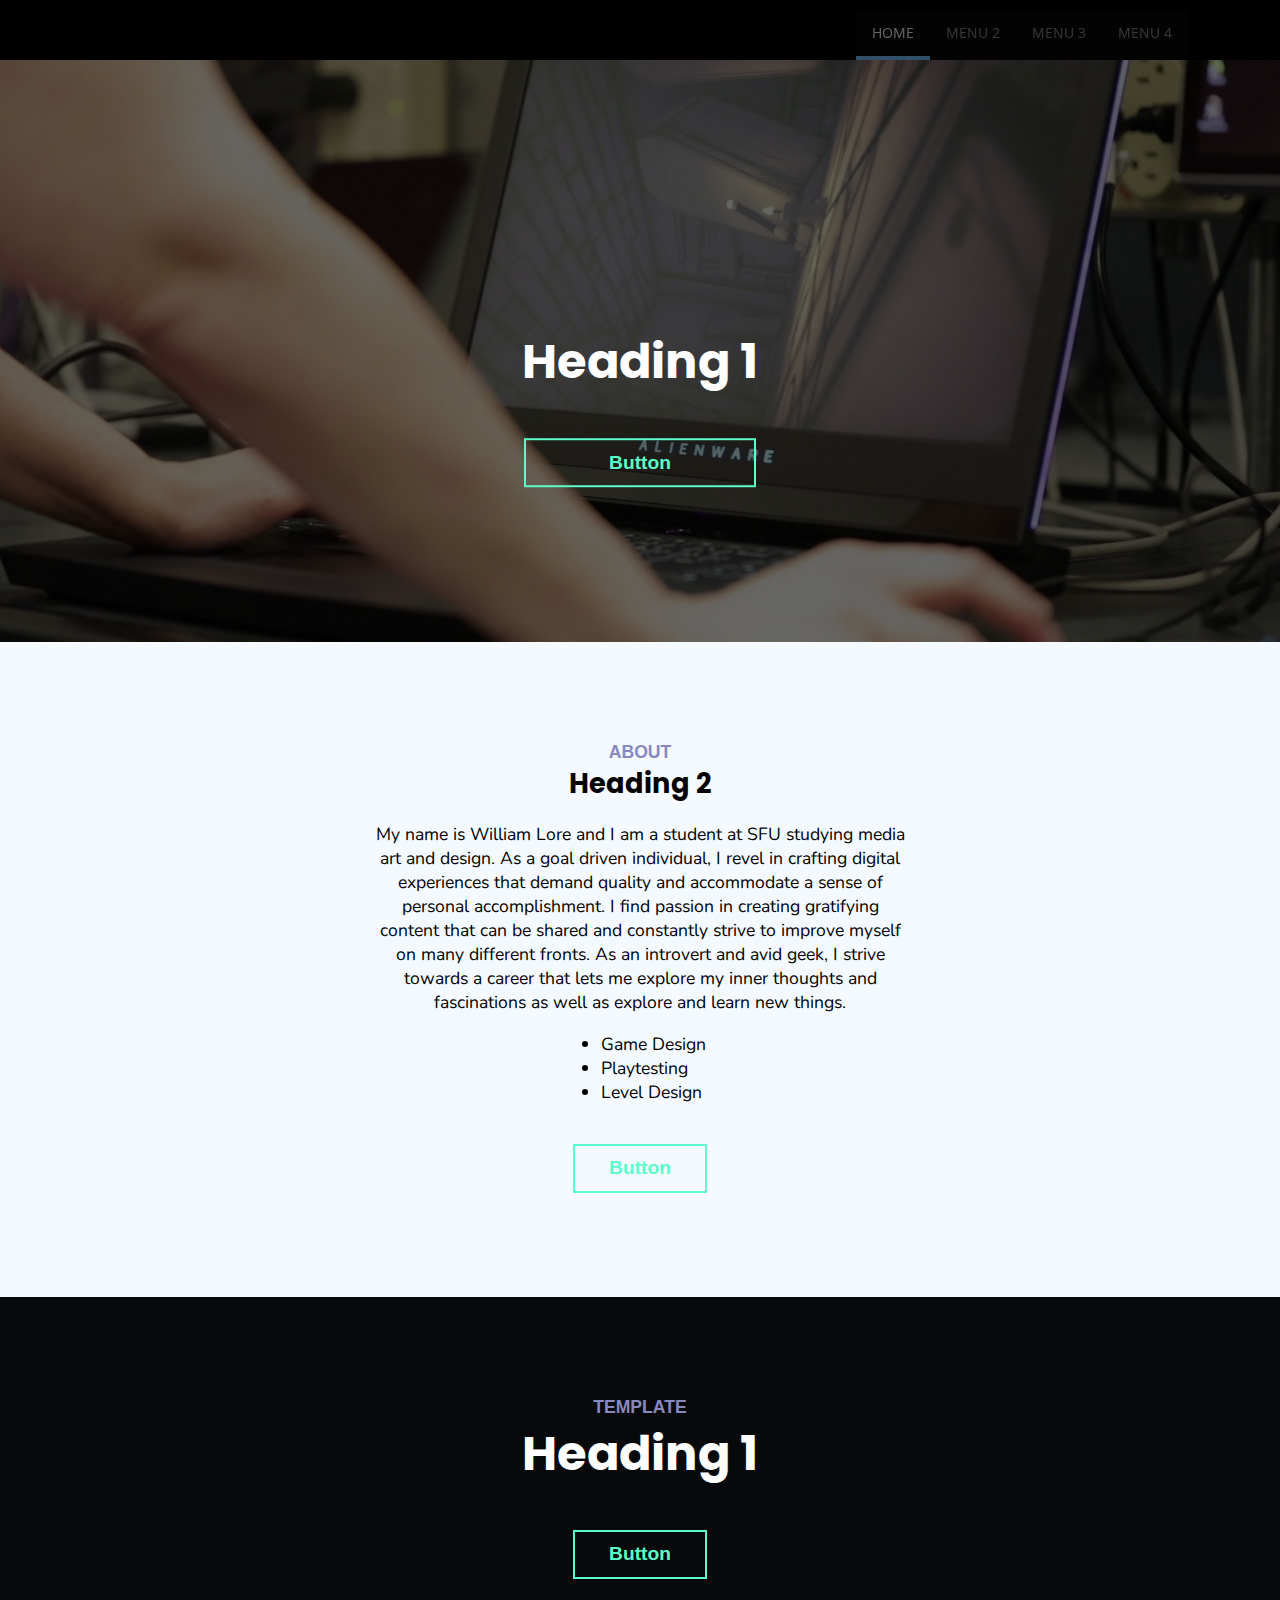
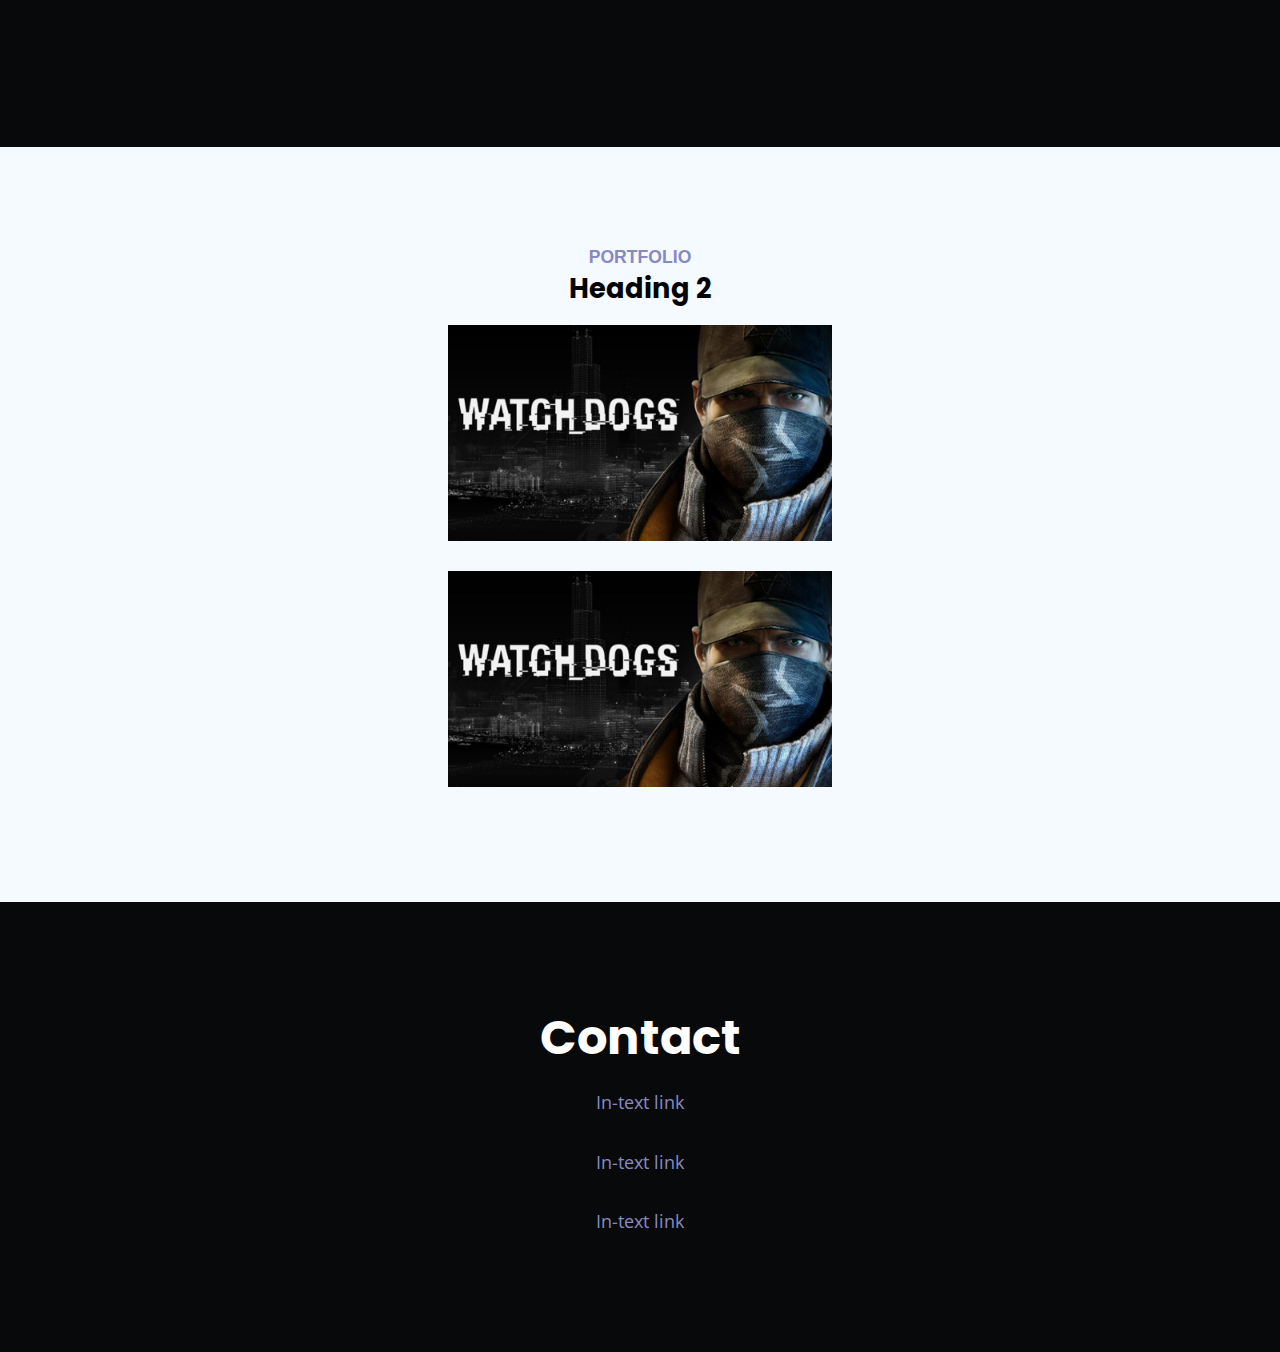
<file: Initial Template March 14/index.html>
<!doctype html>
<html lang="en">

  <head>
    <meta charset="utf-8">
    <meta name="viewport" content="width=device-width, initial-scale=1.0">

    <title>P03 Initial Template</title>
    <link rel="stylesheet" href="css/main.css">
    <link rel="stylesheet" href="css/grid.css">
    <link href='https://fonts.googleapis.com/css?family=Open+Sans:400,600,300,700,800' rel='stylesheet' type='text/css'>
    <link href="https://fonts.googleapis.com/css?family=Poppins" rel="stylesheet">
    <link href="https://fonts.googleapis.com/css?family=Nunito" rel="stylesheet">

  </head>

  <body>
    <header>
    <div class="banner">
        <div class="container">
            <div class="container-flex-split">
                <p></p>
                <ul class="nav">
                    <li><a href="#">MENU 4</a></li>
                    <li><a href="#">MENU 3</a></li>
                    <li><a href="#">MENU 2</a></li>
                    <li><a class="active" href="#">HOME</a></li>
                </ul> 
            </div>
        </div>
    </div>
    <div class="splash-image">
        <img src = "img/test.jpg" id="splash">
        <div class="centered">
            <h1>Heading 1</h1>
            <button> Button </button>
        </div>
    </div>
    <!-- <img src = "img/test.jpg" id="splash"> -->
    </header>

    <div class = "container-flex" id="about-content">
        <h3 id="h3-test">about</h3>
        <h2>Heading 2</h2>
        <p id="bio">My name is William Lore and I am a student at SFU studying media art and design. As a goal driven individual, 
            I revel in crafting digital experiences that demand quality and accommodate a sense of personal accomplishment. 
            I find passion in creating gratifying content that can be shared and constantly strive to improve myself on many different fronts. 
            As an introvert and avid geek, I strive towards a career that lets me explore 
            my inner thoughts and fascinations as well as explore and learn new things.</p>
            <ul>
                <li> Game Design </li>
                <li> Playtesting </li>
                <li> Level Design </li>
            </ul>
        <button> Button </button>
    </div>
    <div class = "container-flex" id="idk-content">
        <h3 id="h3-test">Template</h3>
        <h1> Heading 1</h1>
        <button> Button </button>
    </div>
    <div class = "container-flex" id="portfolio-content">
            <h3 id="h3-test">portfolio</h3>
            <h2>Heading 2</h2>
            <div class="image-link">
                <img src="img/watchdogs.jpg" alt="Image" class="image">
                <div class="overlay">
                    <div class="text">View Project Details</div>
                </div>
            </div>
            <div class="image-link">
                <img src="img/watchdogs.jpg" alt="Image" class="image">
                <div class="overlay">
                    <div class="text">View Project Details</div>
                </div>
            </div>
    </div>
    <div class = "container-flex" id="idk-content">
        <h1> Contact</h1>
        <a href ="http://google.ca" id="grow"> <p> In-text link</a>
        <a href ="http://google.ca"id="grow"> <p> In-text link</a>
        <a href ="http://google.ca"id="grow"> <p> In-text link</a>
        
    </div>
   
  </body>
</html>
</file>
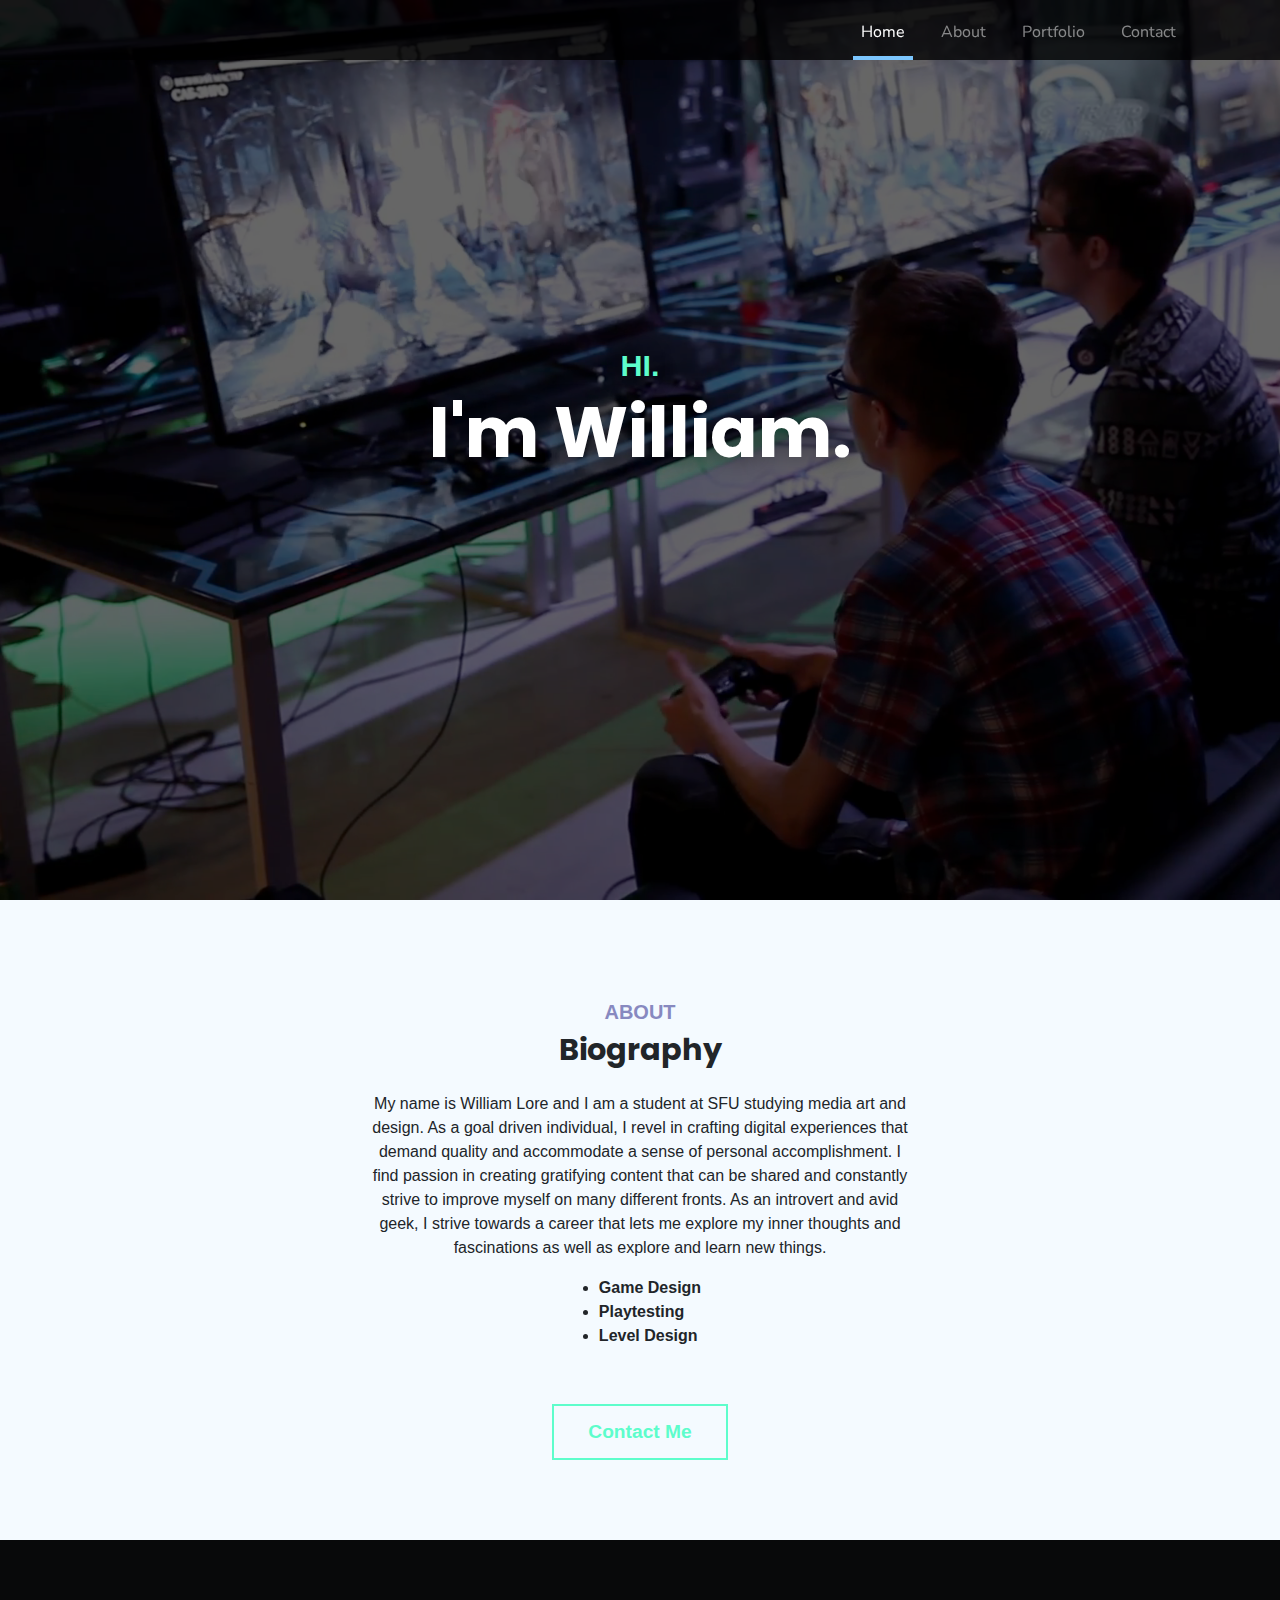
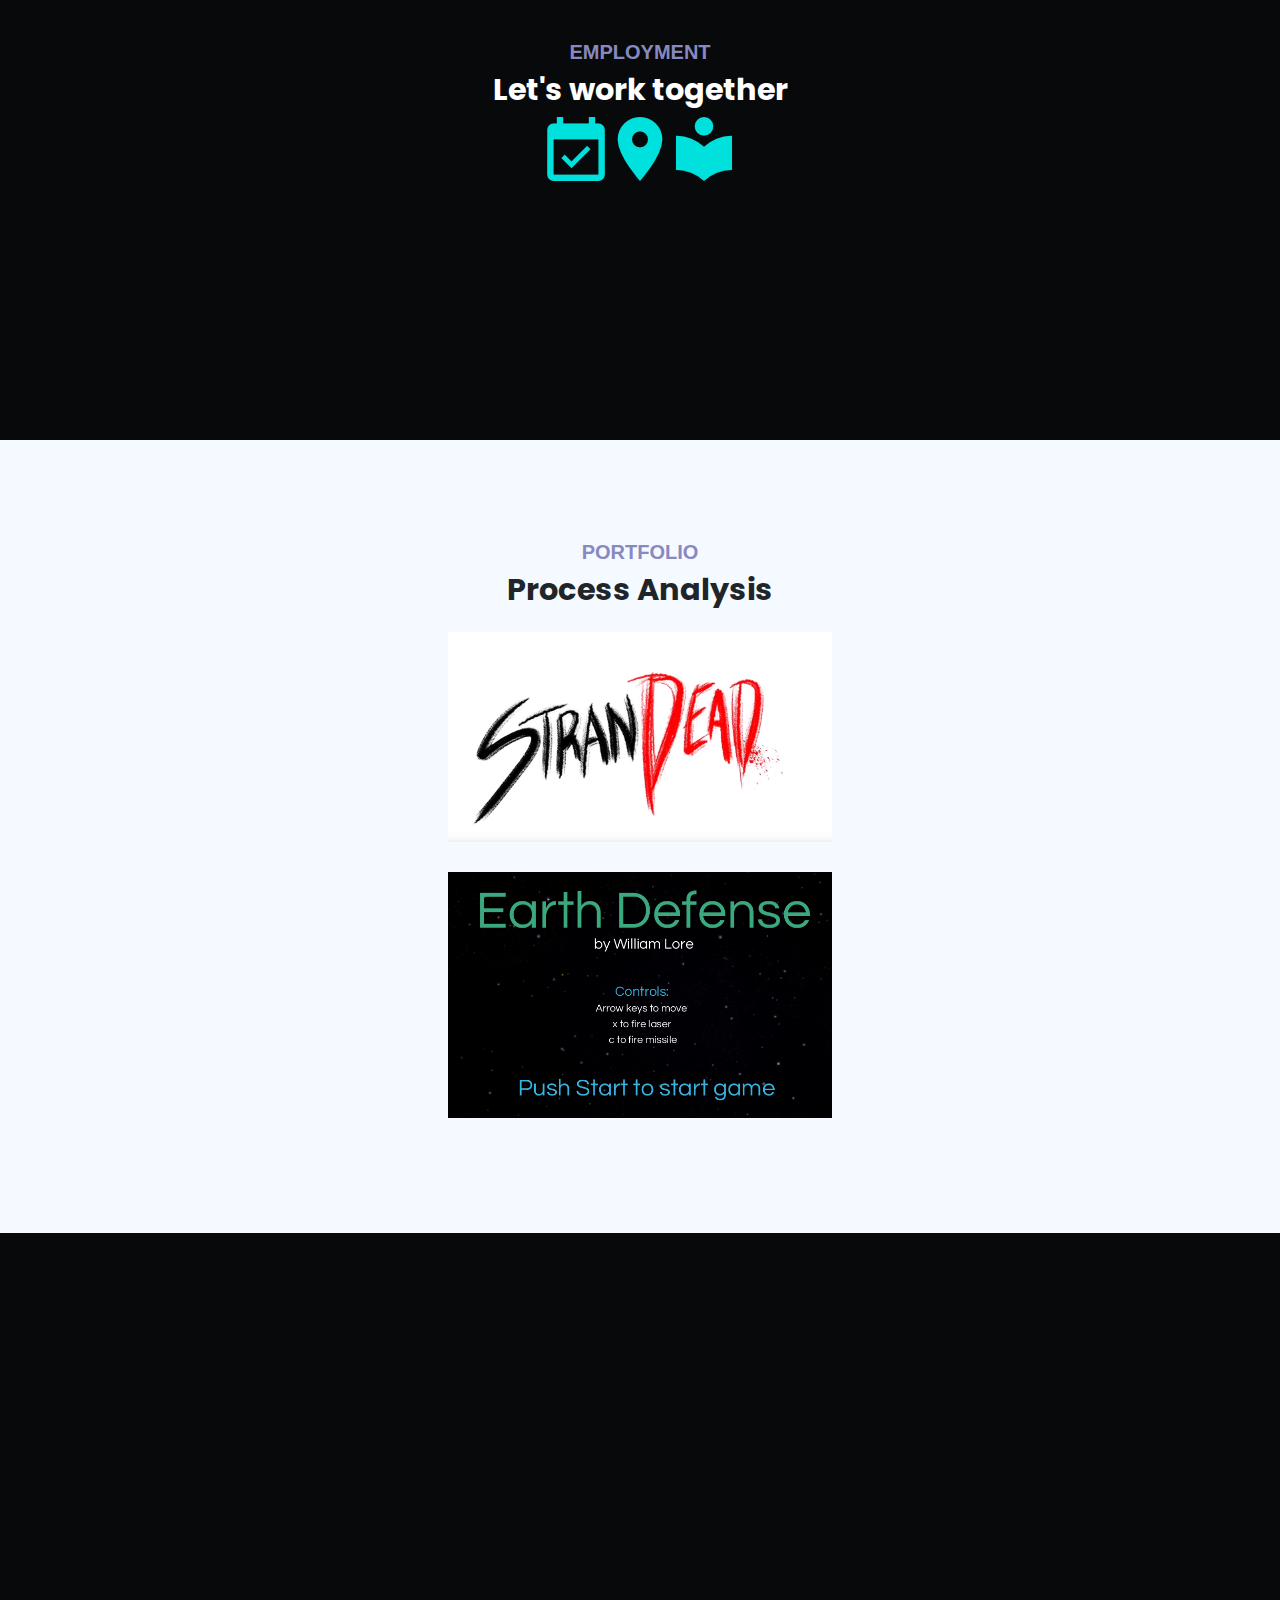
<file: Portfolio Update March 28/index.html>
<!doctype html>
<html lang="en">

<head>
    <meta charset="utf-8">
    <meta name="viewport" content="width=device-width, initial-scale=1.0">
    <title>Bootstrap Test</title>
    <!-- Bootstrap elements -->
    <script src="https://code.jquery.com/jquery-3.2.1.slim.min.js" integrity="sha384-KJ3o2DKtIkvYIK3UENzmM7KCkRr/rE9/Qpg6aAZGJwFDMVNA/GpGFF93hXpG5KkN" crossorigin="anonymous"></script>
    <script src="https://cdnjs.cloudflare.com/ajax/libs/popper.js/1.12.9/umd/popper.min.js" integrity="sha384-ApNbgh9B+Y1QKtv3Rn7W3mgPxhU9K/ScQsAP7hUibX39j7fakFPskvXusvfa0b4Q" crossorigin="anonymous"></script>
    <script src="https://maxcdn.bootstrapcdn.com/bootstrap/4.0.0/js/bootstrap.min.js" integrity="sha384-JZR6Spejh4U02d8jOt6vLEHfe/JQGiRRSQQxSfFWpi1MquVdAyjUar5+76PVCmYl" crossorigin="anonymous"></script>
    <link rel="stylesheet" href="https://maxcdn.bootstrapcdn.com/bootstrap/4.0.0/css/bootstrap.min.css" integrity="sha384-Gn5384xqQ1aoWXA+058RXPxPg6fy4IWvTNh0E263XmFcJlSAwiGgFAW/dAiS6JXm" 
    crossorigin="anonymous">
    <!-- jquery -->
    <script src="js/jquery-3.3.1.min.js"></script>
    <!-- css links -->
    <link rel="stylesheet" href="css/main.css">
    <link rel="stylesheet" href="css/grid.css">
    <!-- fonts -->
    <link href="https://fonts.googleapis.com/css?family=Poppins" rel="stylesheet">
    <link href="https://fonts.googleapis.com/css?family=Nunito" rel="stylesheet">
</head>

<body>
  <nav class="navbar navbar-expand-md navbar-dark fixed-top navbar-color">
      <div class="container">
        <a class="navbar-brand" href="#"></a>
        <button class="navbar-toggler collapsed" type="button" data-toggle="collapse" data-target="#navbarCollapse" aria-controls="navbarCollapse" aria-expanded="false" aria-label="Toggle navigation">
          <span class="navbar-toggler-icon"></span>
        </button>
        <div class="navbar-collapse collapse navbar-custom" id="navbarCollapse">
          <ul class="navbar-nav">
              <li class="nav-item"><a class="nav-link active" href="#1">Home</a></li>
              <li class="nav-item"><a class="nav-link" href="#2">About</a></li>
              <li class="nav-item"><a class="nav-link" href="#3">Portfolio</a></li>
              <li class="nav-item"><a class="nav-link" href="#4">Contact</a></li>
          </ul>

        </div>
      </div>
  </nav>
  <div class="sections">
      <section class="intro" id="1"></section>
      <div class="intro-text">
        <h1>HI.</h1>
        <h2>I'm William.</h2>
      </div>
      <section class="about" id ="2">
            <h3>about</h3>
            <h4>Biography</h4>
            <p class="bio">My name is William Lore and I am a student at SFU studying media art and design. As a  goal driven individual, 
            I revel in crafting digital experiences that demand quality and accommodate a sense of personal accomplishment. 
            I find passion in creating gratifying content that can be shared and constantly strive to improve myself on many different fronts. 
            As an introvert and avid geek, I strive towards a career that lets me explore 
            my inner thoughts and fascinations as well as explore and learn new things.</p>
            <ul>
              <b><li> Game Design </li></b>
              <b><li> Playtesting </li></b>
              <b><li> Level Design </li></b>
            </ul>
            <button class="button"> Contact Me </button>
            <div class="employment">
              <h3>employment</h3>
              <h4>Let's work together</h4>
              <div class="grid-flex">
                  <div class="grid-flex-1of3">
                      <img src="img/available.png" alt="Image">
                  </div>
                  <div class="grid-flex-1of3">
                      <img src="img/map.png" alt="Image" >
                  </div>    
                  <div class="grid-flex-1of3">
                      <img src="img/reading.png" alt="Image" >
                  </div>    
              </div>

            </div>
      </section>
      <section class="portfolio" id="3">
          <h3>portfolio</h3>
          <h4>Process Analysis</h4>
          <div class="image-link">
              <img src="img/pa1.png" alt="Image" class="image">
              <div class="overlay">
                  <div class="text">View Project Details</div>
              </div>
          </div>
          <div class="image-link">
              <img src="img/pa2.png" alt="Image" class="image">
              <div class="overlay">
                  <div class="text">View Project Details</div>
              </div>
          </div>
      </section>
      <section class="contact" id="4"></section>
  </div>


  <script>
  var sections = $('section')
    , nav = $('nav')
    , nav_height = nav.outerHeight();

  $(window).on('scroll', function () {
    var cur_pos = $(this).scrollTop();
    
    sections.each(function() {
      var top = $(this).offset().top - nav_height-4,
          bottom = top + $(this).outerHeight();
      
      if (cur_pos >= top && cur_pos <= bottom) {
        nav.find('a').removeClass('active');
        sections.removeClass('active');
        
        $(this).addClass('active');
        nav.find('a[href="#'+$(this).attr('id')+'"]').addClass('active');
      }
    });
  });

  nav.find('a').on('click', function () {
    var $el = $(this)
      , id = $el.attr('href');
    
    $('html, body').animate({
      scrollTop: $(id).offset().top - nav_height
    }, 500);
    
    return false;
  });
  </script>
  
</body>
</html>
</file>
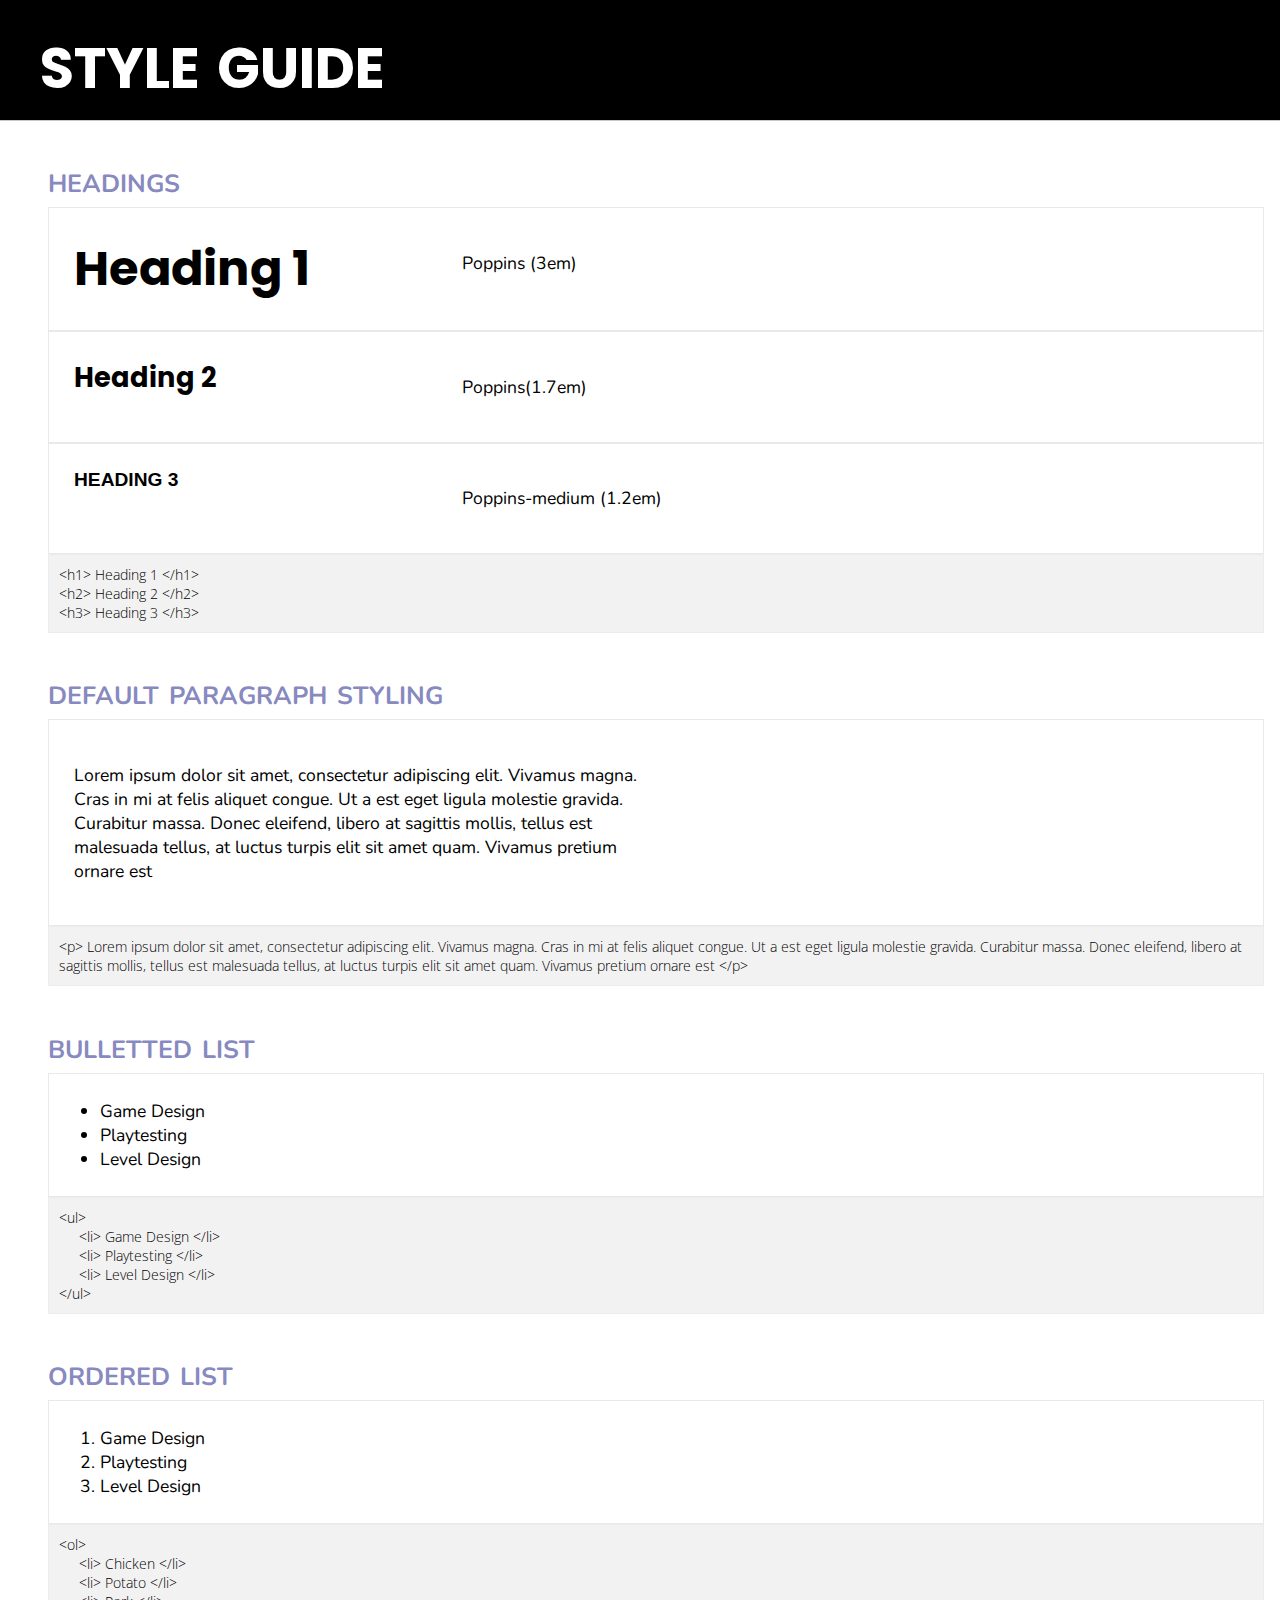
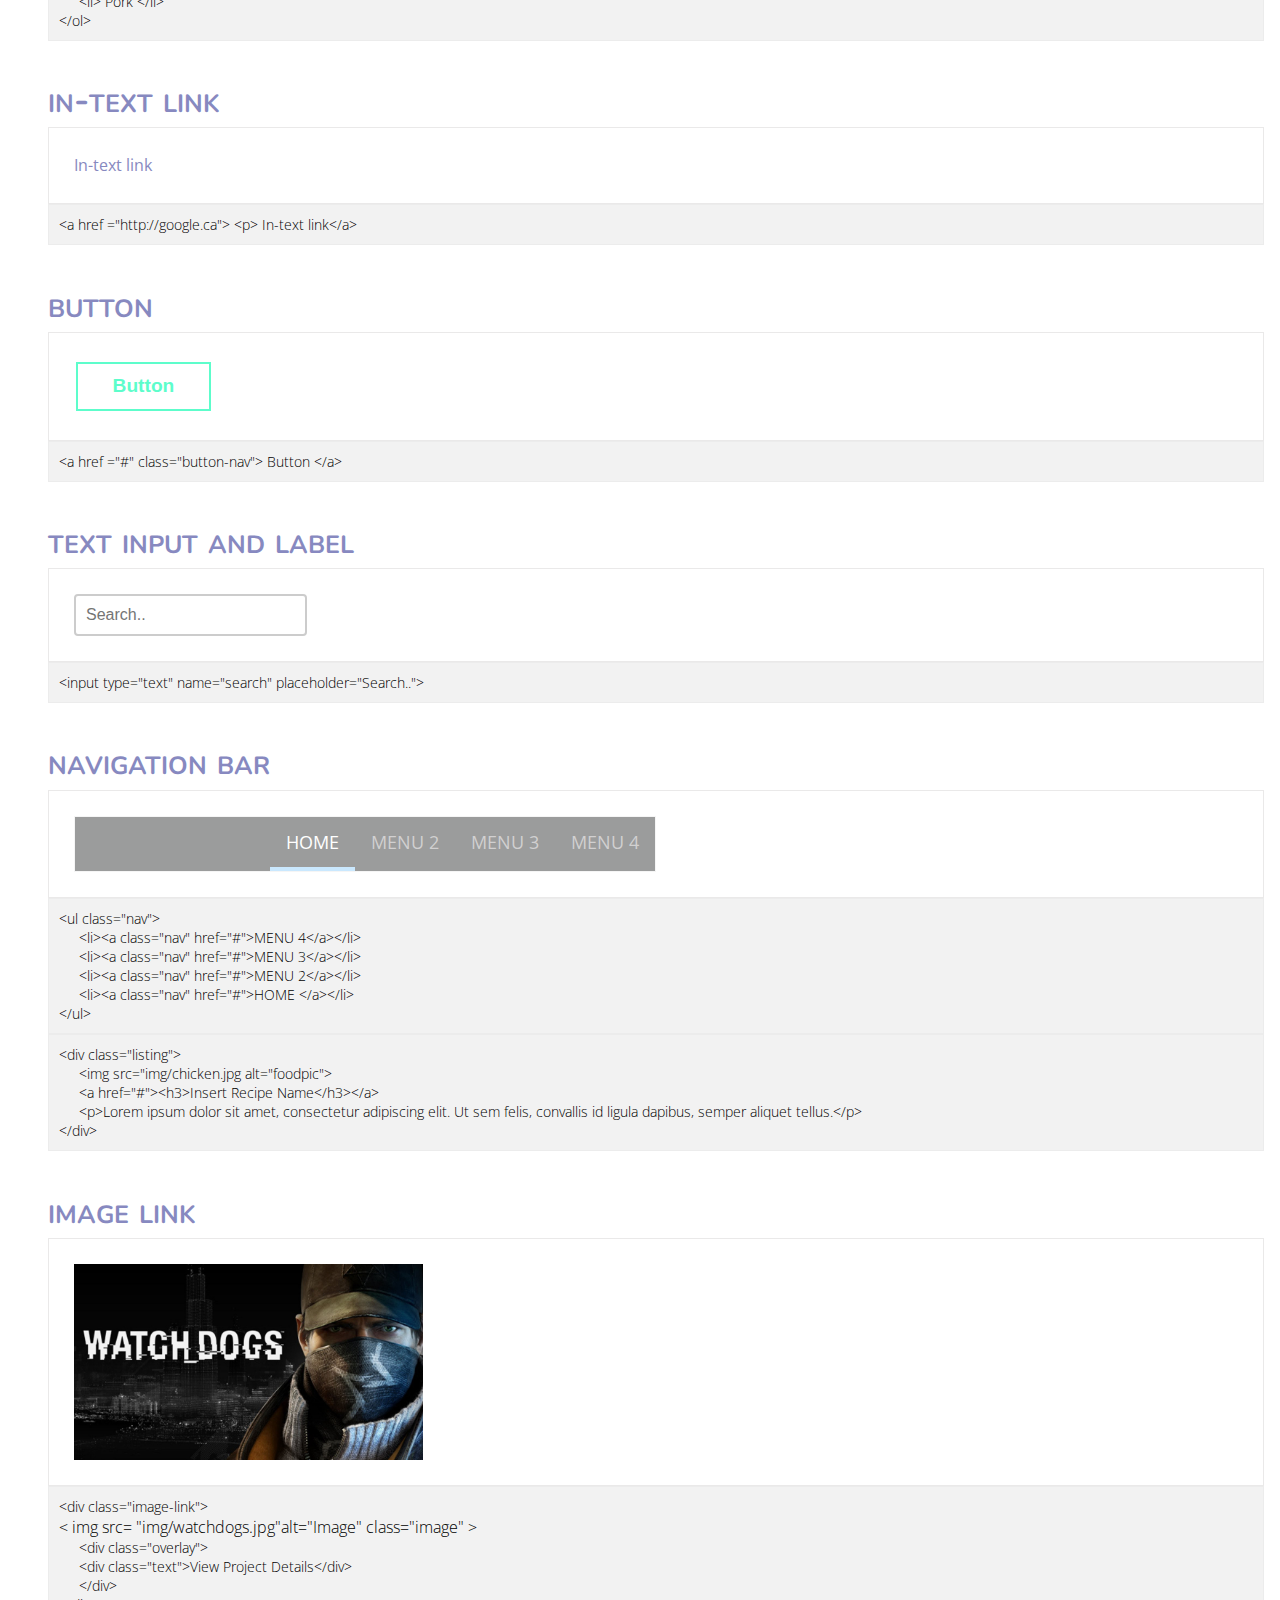
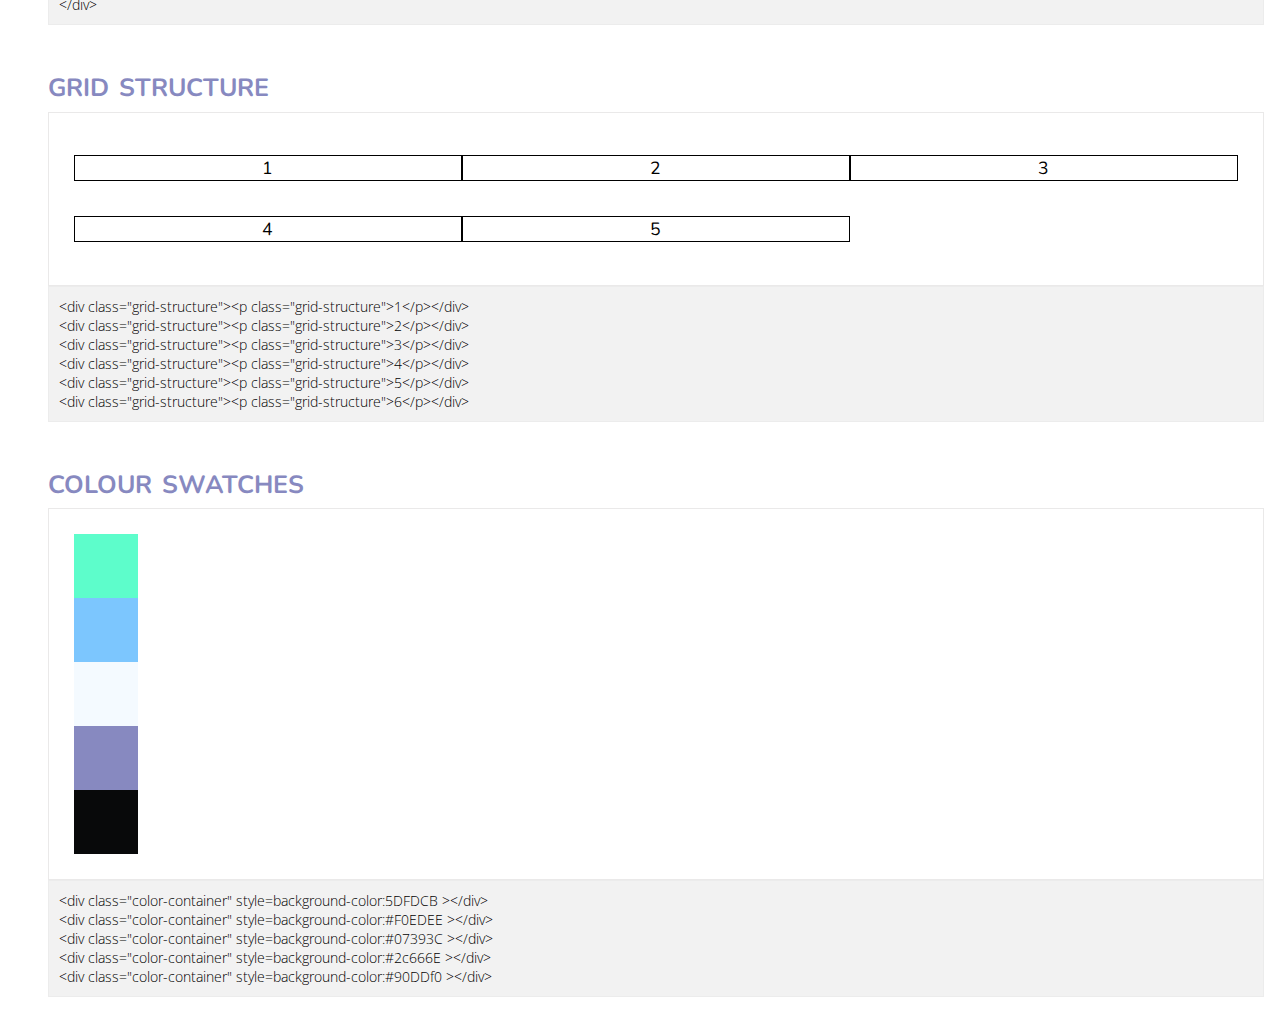
<file: Style Guide/index.html>
<!doctype html>
<html lang="en">

  <head>
    <meta charset="utf-8">
    <meta name="viewport" content="width=device-width, initial-scale=1.0">

    <title>Style Guide</title>
    <link rel="stylesheet" href="css/main.css">
    <link rel="stylesheet" href="css/grid.css">
    <link href='https://fonts.googleapis.com/css?family=Open+Sans:400,600,300,700,800' rel='stylesheet' type='text/css'>
    <link href="https://fonts.googleapis.com/css?family=Poppins" rel="stylesheet">
    <link href="https://fonts.googleapis.com/css?family=Nunito" rel="stylesheet">

  </head>

  <body>
    <header id="top">
      <!-- Creating a class for the title to reserve h1-> h5 for heading levels section -->
      <p class= "hd1"> style guide </p>
    </header>

    <div class="container">
    <!-- TYPOGRAPHY -->
    <p class="hd2"> headings </p>
    <!-- A heading level for each row with details such as name,size, weight in different columns -->
     	<div class="grid-row">
	    	<div class = "grid-col-2of10">
	    		<h1> Heading 1 </h1>
	    	</div>
	    	<div class = "grid-col-2of10">
	    		<p> Poppins (3em) </p>
	    	</div> 
   		</div> 	<!-- end of grid-row  -->	  	

     	<div class="grid-row">
	    	<div class = "grid-col-2of10">
	    		<h2> Heading 2 </h2>
	    	</div>
	    	<div class = "grid-col-2of10">
	    		<p> Poppins(1.7em) </p>
	    	</div>

   		</div> <!-- end of grid-row  -->  

     	<div class="grid-row">
	    	<div class = "grid-col-2of10">
	    		<h3> Heading 3 </h3>
	    	</div>
	    	<div class = "grid-col-2of10">
	    		<p> Poppins-medium (1.2em) </p>
	    	</div>
      </div> <!--end of grid-row -->

      <!-- Section for headings markup -->
      <div class = "grid-row-markup">
        <p class ="markup"> &lt;h1&gt; Heading 1 &lt;/h1&gt;</p>
        <p class ="markup"> &lt;h2&gt; Heading 2 &lt;/h2&gt;</p>
        <p class ="markup"> &lt;h3&gt; Heading 3 &lt;/h3&gt;</p>
   		</div> 		<!-- end of section for headings markup -->


    <!-- Visual styling for paragraphs -->
    <p class="hd2"> default paragraph styling </p>
    
    <div class="grid-row">
      <div class="grid-col-3of10">
        <p> Lorem ipsum dolor sit amet, consectetur adipiscing elit. Vivamus magna. Cras in mi at felis aliquet congue. Ut a est eget ligula molestie gravida. Curabitur massa. Donec eleifend, libero at sagittis mollis, tellus est malesuada tellus, at luctus turpis elit sit amet quam. Vivamus pretium ornare est
        </p>
      </div> 
    </div> <!-- end of grid-row for paragraph styling -->
      <div class = "grid-row-markup">
        <p class ="markup"> &lt;p&gt; Lorem ipsum dolor sit amet, consectetur adipiscing elit. Vivamus magna. Cras in mi at felis aliquet congue. Ut a est eget ligula molestie gravida. Curabitur massa. Donec eleifend, libero at sagittis mollis, tellus est malesuada tellus, at luctus turpis elit sit amet quam. Vivamus pretium ornare est &lt;/p&gt;</p>
    </div>    

    <!-- Visual Styling for unordered/ordered lists using 2 columns in a grid row-->
    <!-- Using unordered and ordered list tags -->

    <!-- Bulletted list -->
    <p class="hd2"> bulletted list </p>
    <div class="grid-row">
      <div class="grid-col-2of10">
        <ul>
          <li> Game Design </li>
          <li> Playtesting </li>
          <li> Level Design </li>
        </ul>
      </div>

    </div> <!-- end of row for ordered list -->

    <!-- Markup for bulletted list -->
    <div class = "grid-row-markup">
      <p class ="markup"> &lt;ul&gt;</p>
      <p class="markup-indent">
          &lt;li&gt; Game Design &lt;/li&gt;</p> 
          <p class="markup-indent">
          &lt;li&gt; Playtesting &lt;/li&gt;
      </p> 
      <p class="markup-indent">
          &lt;li&gt; Level Design &lt;/li&gt;
      </p> 
      <p class ="markup"> &lt;/ul&gt; </p> 
    </div> <!-- end of row for ordered list markup -->

    <!-- Ordered List -->
    <p class="hd2"> ordered list </p>
    <div class="grid-row">
      <div class="grid-col-2of10">
        <ol>
          <li> Game Design </li>
          <li> Playtesting </li>
          <li> Level Design </li>
        </ol>
      </div>
    </div> <!-- end of row for un-ordered list -->

    <!-- Ordered list markup -->
    <div class = "grid-row-markup">
      <p class ="markup">&lt;ol&gt; </p>
      <p class ="markup" style ="text-indent:20px">
          &lt;li&gt; Chicken &lt;/li&gt;
      </p> 
      <p class ="markup" style ="text-indent:20px">
          &lt;li&gt; Potato &lt;/li&gt;
      </p> 
      <p class ="markup" style ="text-indent:20px">
          &lt;li&gt; Pork &lt;/li&gt;
      </p> 
      <p class ="markup"> &lt;/ol&gt;</p> 
    </div> <!-- end of row for un-ordered list markup-->

    <!-- Default image styling -->
    <!-- Using figure and img tags 
    <p class="hd2"> default image styling </p>
    <div class="grid-row">
      <figure>
        <img src= "img/avalanche2.jpg" height="360" width ="600" alt="Team Avalanche">
      </figure>
    </div> -->

    <!-- Default image styling markup 
    <div class="grid-row-markup">

      <p class ="markup">
        &lt;figure&gt;
        &lt; img src= "img/avalanche2.jpg" height="360" width ="600" alt="Team Avalanche" &gt;
        &lt;/figure&gt;
      </p>

    </div>  end of default image styling markup -->

    <!-- Image styling with CAPTION using figcaption tag
    <p class="hd2"> image styling with caption </p>
    <div class="grid-row">

      <figure> <img src= "img/avalanche2.jpg" height="360" width ="600" alt="Team Avalanche"> 
      <figcaption> Figure 1: Kalmont Mountain Safety to the rescue! </figcaption>
      </figure>

    </div> -->

    <!-- Image styling with caption markup 
    <div class="grid-row-markup">

      <p class ="markup">
        &lt;figure&gt;
        &lt; img src= "img/avalanche2.jpg" height="360" width ="600" alt="Team Avalanche" &gt;
        &lt;/figure&gt;
      </p>
      <p class ="markup">
        &lt;figcaption&gt;
        Figure 1: Kalmont Mountain Safety to the rescue!
        &lt;/figcaption&gt;
      </p>

    </div>-->

    <!-- In-text link -->
    <p class="hd2"> in-text link </p>
    <div class="grid-row">
      <a href ="#"id="grow"> In-text link </a>
    </div> <!-- end of row for in-text link -->

    <!-- In-text link markup -->
    <div class="grid-row-markup">
      <p class="markup"> &lt;a href ="http://google.ca"&gt; &lt;p&gt; In-text link&lt;/a&gt; </p>
    </div> <!-- end of row for in-text link markup -->

    <!--Button Style -->
    <p class="hd2"> button </p>
    <div class="grid-row">
      <div class="grid-col-2of10">
        <button> Button </button>
      </div>
    </div> <!-- end of row for navigation button style -->

    <!--Button Style markup -->
    <div class="grid-row-markup">
      <p class="markup"> &lt;a href ="#" class="button-nav"&gt; Button &lt;/a&gt;</p>
    </div> <!-- end of row for navigation button style markup -->

    <!--Text input and label -->
    <p class="hd2"> text input and label </p>
    <div class="grid-row">
        <input type="text" name="search" placeholder="Search..">
    </div> <!-- end of row for text input and label -->

    <!--Text input and label markup-->
    <div class="grid-row-markup">
        <p class="markup"> &lt;input type="text" name="search" placeholder="Search.."&gt;</p>
    </div> <!-- end of row for text input and label markup -->

    <!-- Navigation Bar -->
    <p class="hd2"> navigation bar </p>
    <div class="grid-row">
      <ul class="nav">
        <li><a >MENU 4</a></li>
        <li><a >MENU 3</a></li>
        <li><a >MENU 2</a></li>
        <li><a class="active" href="#">HOME</a></li>
      </ul> 
    </div><!-- end of row for navigation bar -->

    <!-- Navigation bar markup -->
    <div class="grid-row-markup">
      <p class="markup"> &lt;ul class="nav"&gt; </p>
      <p class="markup-indent"> &lt;li&gt;&lt;a class="nav" href="#"&gt;MENU 4&lt;/a&gt;&lt;/li&gt; </p>
      <p class="markup-indent"> &lt;li&gt;&lt;a class="nav" href="#"&gt;MENU 3&lt;/a&gt;&lt;/li&gt; </p>
      <p class="markup-indent"> &lt;li&gt;&lt;a class="nav" href="#"&gt;MENU 2&lt;/a&gt;&lt;/li&gt; </p>
      <p class="markup-indent"> &lt;li&gt;&lt;a class="nav" href="#"&gt;HOME &lt;/a&gt;&lt;/li&gt; </p>
      <p class="markup"> &lt;/ul&gt; </p>
    </div> <!-- end of row for navigation bar markup -->


    <!--Product/service listing markup -->
    <div class="grid-row-markup">
        <p class="markup"> &lt;div class="listing"&gt;</p>
        <p class="markup-indent">&lt;img src="img/chicken.jpg alt="foodpic"&gt;</p>
        <p class="markup-indent">&lt;a href="#"&gt;&lt;h3&gt;Insert Recipe Name&lt;/h3&gt;&lt;/a&gt;</p>
        <p class="markup-indent">&lt;p&gt;Lorem ipsum dolor sit amet, consectetur adipiscing elit. 
            Ut sem felis, convallis id ligula dapibus, semper aliquet tellus.&lt;/p&gt; </p>
        <p class="markup"> &lt;/div&gt;</p>
    </div> <!-- end of row for product/service listing  markup -->

    <!-- Image example -->
    <p class="hd2"> image link</p>
    <div class="grid-row">
      <div class="image-link">
          <img src="img/watchdogs.jpg" alt="Image" class="image">
          <div class="overlay">
              <div class="text">View Project Details</div>
           </div>
      </div>
    </div>

    <!-- Image example markup -->
    <div class="grid-row-markup">
        <p class="markup"> &lt;div class="image-link"&gt;</p>
        &lt; img src= "img/watchdogs.jpg"alt="Image" class="image" &gt;
        <p class="markup-indent">&lt;div class="overlay"&gt;</p>
        <p class="markup-indent">&lt;div class="text"&gt;View Project Details&lt;/div&gt;</p>
        <p class="markup-indent">&lt;/div&gt;</p>
        <p class="markup"> &lt;/div&gt;</p>
    </div>
   

    <!--Website grid structure-->
    <p class="hd2"> grid structure</p>
    <div class="grid-row">
        <div class="grid-col-2of10"><p class="grid-structure">1</p></div>
        <div class="grid-col-2of10"><p class="grid-structure">2</p></div>
        <div class="grid-col-2of10"><p class="grid-structure">3</p></div>
        <div class="grid-col-2of10"><p class="grid-structure">4</p></div>
        <div class="grid-col-2of10"><p class="grid-structure">5</p></div>

    </div> <!-- end of website grid structure-->

    <!--Website grid structure markup-->
    <div class="grid-row-markup">
        <p class="markup">&lt;div class="grid-structure"&gt;&lt;p class="grid-structure"&gt;1&lt;/p&gt;&lt;/div&gt;</p>
        <p class="markup">&lt;div class="grid-structure"&gt;&lt;p class="grid-structure"&gt;2&lt;/p&gt;&lt;/div&gt;</p>
        <p class="markup">&lt;div class="grid-structure"&gt;&lt;p class="grid-structure"&gt;3&lt;/p&gt;&lt;/div&gt;</p>
        <p class="markup">&lt;div class="grid-structure"&gt;&lt;p class="grid-structure"&gt;4&lt;/p&gt;&lt;/div&gt;</p>
        <p class="markup">&lt;div class="grid-structure"&gt;&lt;p class="grid-structure"&gt;5&lt;/p&gt;&lt;/div&gt;</p>
        <p class="markup">&lt;div class="grid-structure"&gt;&lt;p class="grid-structure"&gt;6&lt;/p&gt;&lt;/div&gt;</p>

    </div> <!-- end of website grid structure markup-->

    <!--Website Colour Swatches-->
    <p class="hd2"> colour swatches</p>
    <div class="grid-row">
          <div class="color-container" style=background-color:#5DFDCB></div>
          <div class="color-container" style=background-color:#7CC6FE></div>
          <div class="color-container" style=background-color:#F4FAFF></div>
          <div class="color-container" style=background-color:#8789C0></div>
          <div class="color-container" style=background-color:#08090A></div>
    </div> <!-- end of website colour swatches-->

    <!--Website Colour Swatch markup-->
    <div class="grid-row-markup">
        <p class="markup">&lt;div class="color-container" style=background-color:5DFDCB &gt;&lt;/div&gt;</p>
        <p class="markup">&lt;div class="color-container" style=background-color:#F0EDEE &gt;&lt;/div&gt;</p>
        <p class="markup">&lt;div class="color-container" style=background-color:#07393C &gt;&lt;/div&gt;</p>
        <p class="markup">&lt;div class="color-container" style=background-color:#2c666E &gt;&lt;/div&gt;</p>
        <p class="markup">&lt;div class="color-container" style=background-color:#90DDf0 &gt;&lt;/div&gt;</p>

    </div> <!-- end of website colour swatch markup-->

  </div>
  </body>
</html>
</file>
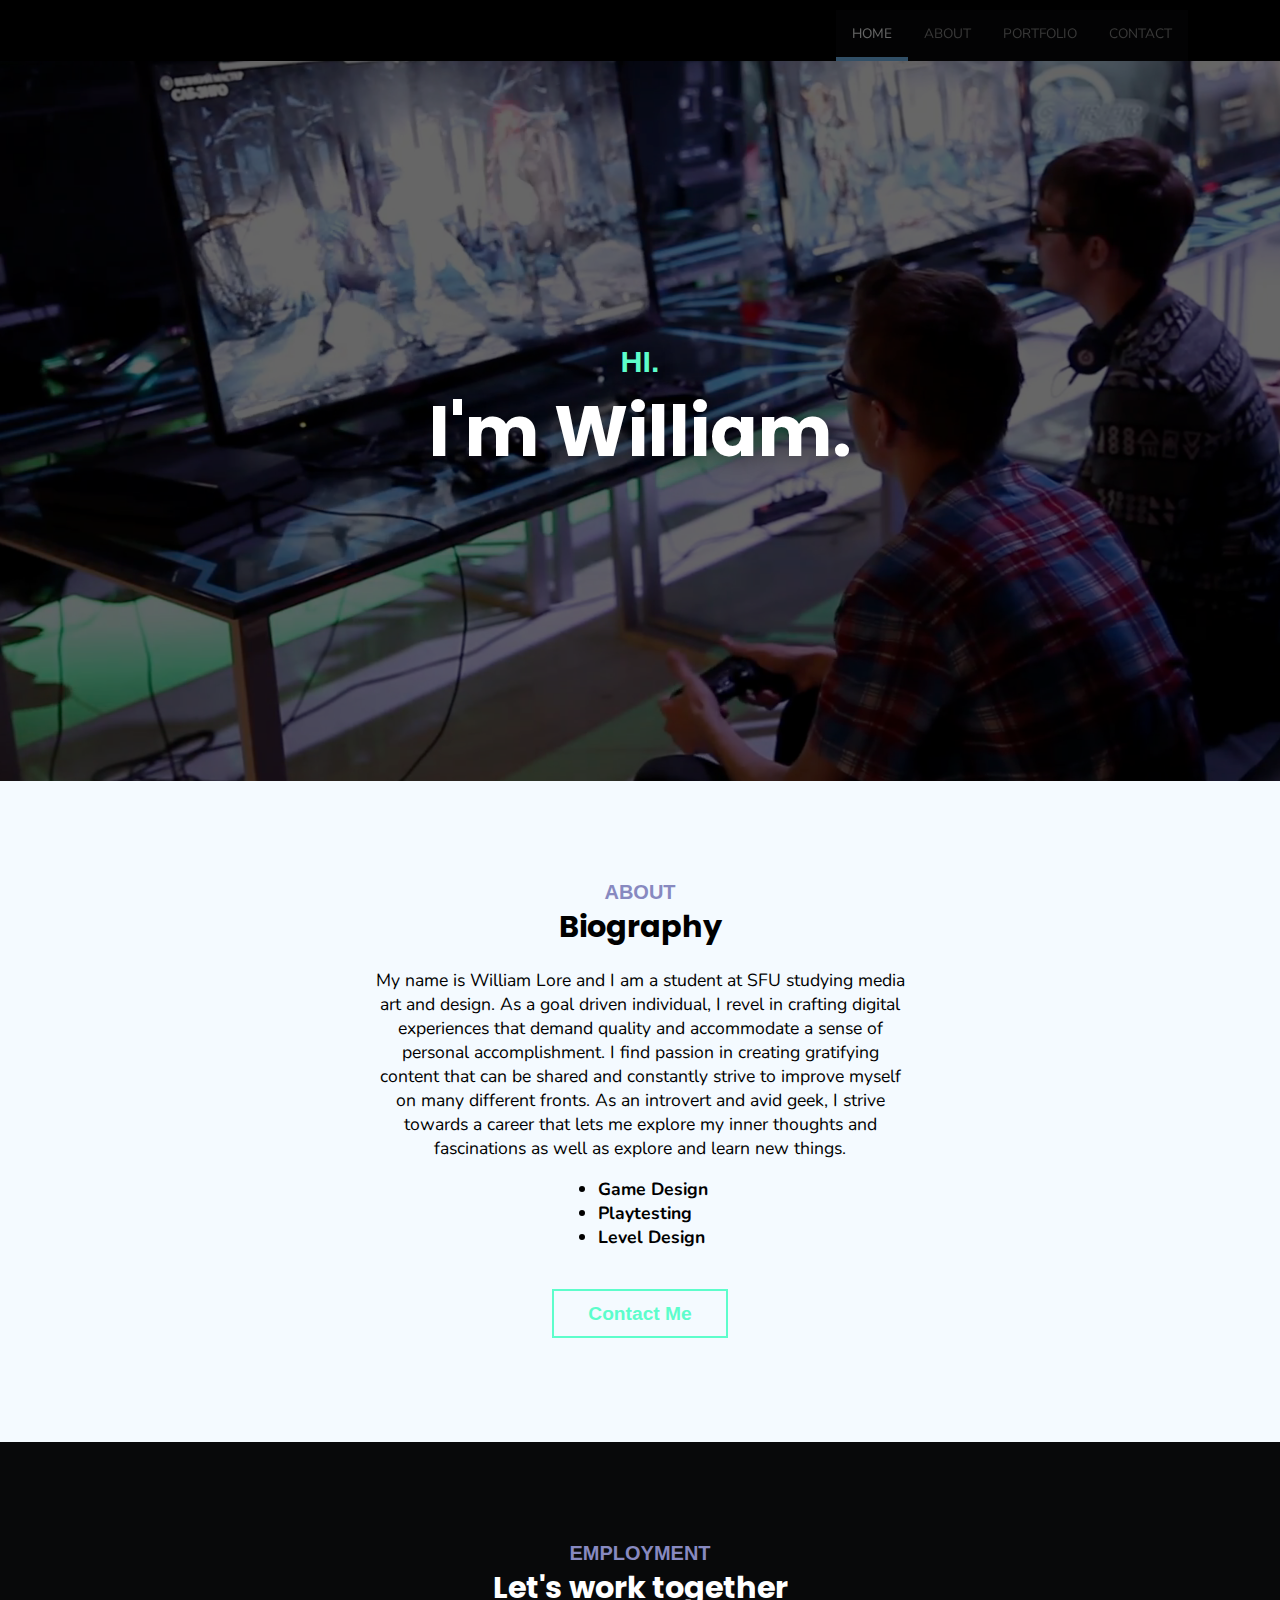
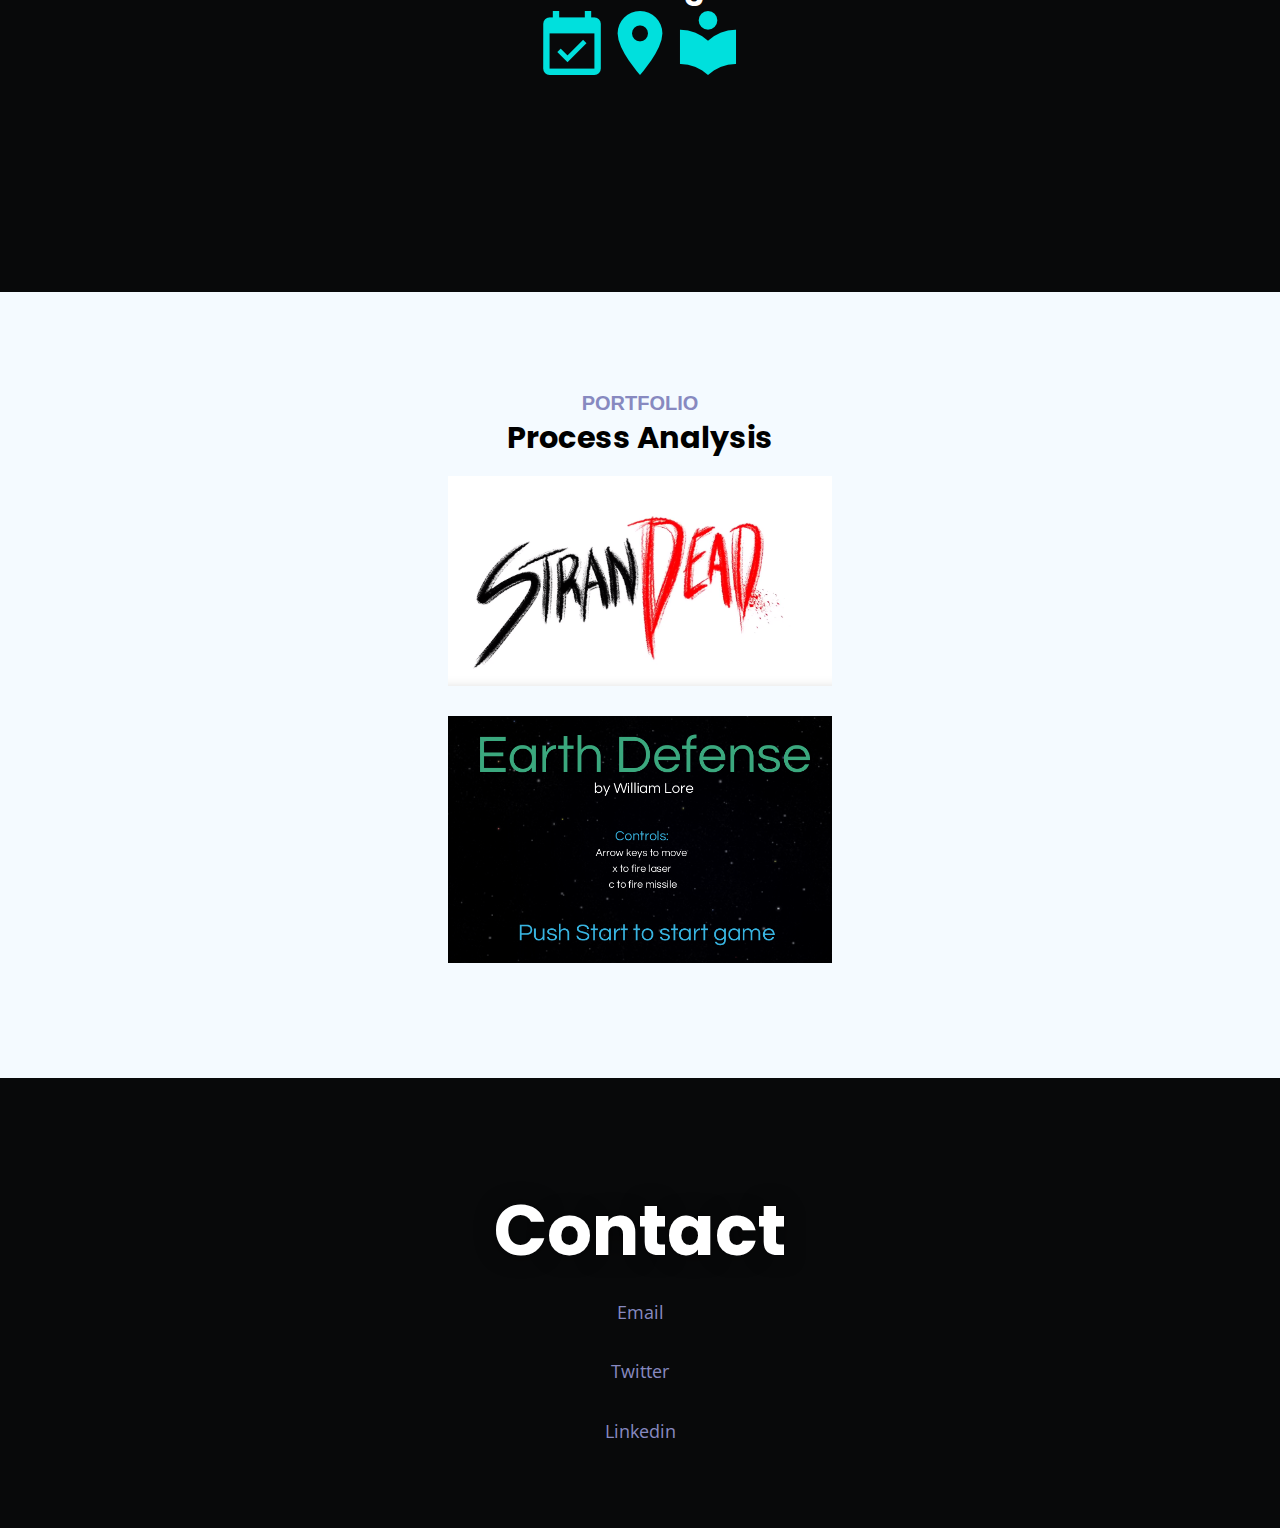
<file: Website mockup March 21/index.html>
<!doctype html>
<html lang="en">
  <head>
    <meta charset="utf-8">
    <meta name="viewport" content="width=device-width, initial-scale=1.0">

    <title>P03 First Mockup</title>
    <link rel="stylesheet" href="css/main.css">
    <link rel="stylesheet" href="css/grid.css">
    <link rel="stylesheet" href="css/test.css">
    <link href='https://fonts.googleapis.com/css?family=Open+Sans:400,600,300,700,800' rel='stylesheet' type='text/css'>
    <link href="https://fonts.googleapis.com/css?family=Poppins" rel="stylesheet">
    <link href="https://fonts.googleapis.com/css?family=Nunito" rel="stylesheet">

  </head>
  <body>
    <header>

    <div class="banner">
        <div class="container">
            <div class="container-flex-split">
                <p></p>
                <ul class="nav">
                    <li><a href="index.html#contact">CONTACT</a></li>
                    <li><a href="index.html#portfolio">PORTFOLIO</a></li>
                    <li><a href="index.html#about">ABOUT</a></li>
                    <li><a class="active" href="index.html#">HOME</a></li>
                </ul> 
            </div>
        </div>
    </div>
    <section id="intro">

        </section>
    <div class="splash-image">
        <div class="centered">
            <h3 id="h3-splash">HI.</h3>
            <h1>I'm William.</h1>
        </div>
    </div>
    <!-- <img src = "img/test.jpg" id="splash"> -->
    </header>

    <a name="about">
    <div class = "container-flex" id="about-content">
        <h3 id="h3-test">about</h3>
        <h2>Biography</h2>
        <p id="bio">My name is William Lore and I am a student at SFU studying media art and design. As a goal driven individual, 
            I revel in crafting digital experiences that demand quality and accommodate a sense of personal accomplishment. 
            I find passion in creating gratifying content that can be shared and constantly strive to improve myself on many different fronts. 
            As an introvert and avid geek, I strive towards a career that lets me explore 
            my inner thoughts and fascinations as well as explore and learn new things.</p>
            <ul>
                <b><li> Game Design </li></b>
                <b><li> Playtesting </li></b>
                <b><li> Level Design </li></b>
            </ul>
        <button> Contact Me </button>
    </div>
    </a>
    <div class = "container-flex" id="idk-content">
        <h3 id="h3-test">Employment</h3>
        <h2 id="employ"> Let's work together</h2>
        <div class = "employment">
            <img src="img/available.png" alt="Image">
            <img src="img/map.png" alt="Image" >
            <img src="img/reading.png" alt="Image" >
        </div>


    </div>
    <div class = "container-flex" id="portfolio-content">
            <h3 id="h3-test">portfolio</h3>
            <h2>Process Analysis</h2>
            <div class="image-link">
                <img src="img/pa1.png" alt="Image" class="image">
                <div class="overlay">
                    <div class="text">View Project Details</div>
                </div>
            </div>
            <div class="image-link">
                <img src="img/pa2.png" alt="Image" class="image">
                <div class="overlay">
                    <div class="text">View Project Details</div>
                </div>
            </div>
    </div>
    <div class = "container-flex" id="idk-content">
        <h1> Contact</h1>
        <a href ="http://google.ca" id="contact"> <p> Email</a>
        <a href ="http://google.ca"id="contact"> <p> Twitter</a>
        <a href ="http://google.ca"id="contact"> <p> Linkedin</a>
        
    </div>
   
  </body>
</html>
</file>
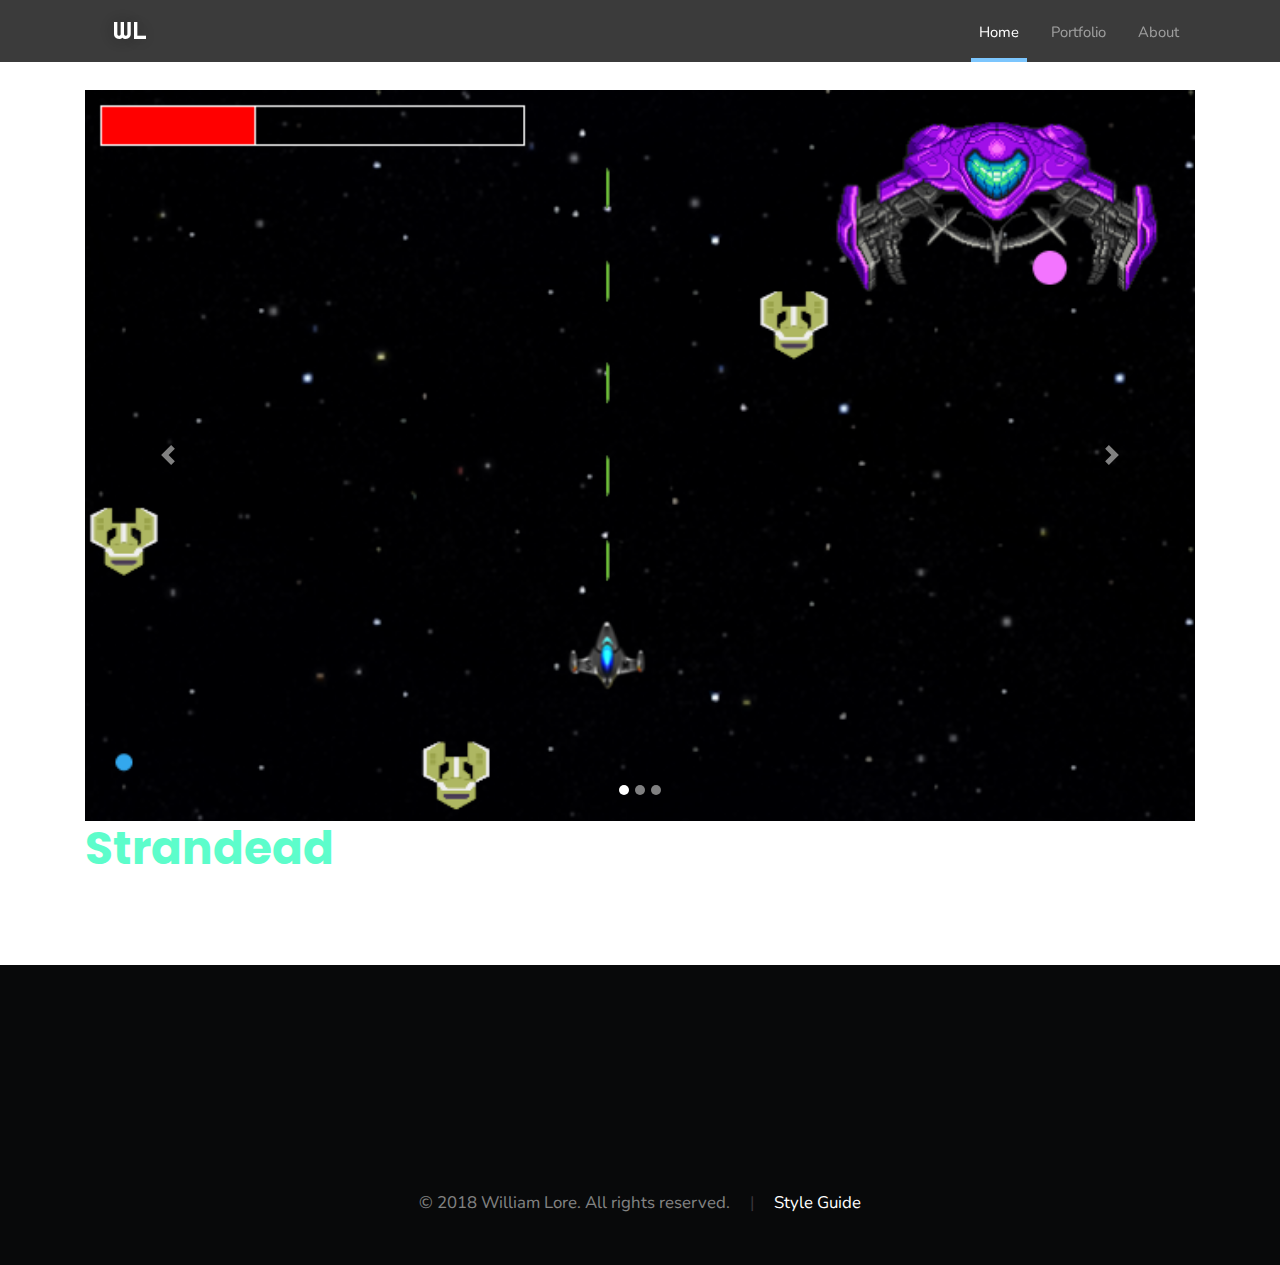
<file: Final Portfolio/strandead.html>
<!doctype html>
<html lang="en">

<head>
    <meta charset="utf-8">
    <meta name="viewport" content="width=device-width, initial-scale=1.0">
    <title>Strandead Process Analysis</title>
    <!-- Shortcut Icon -->
    <link rel="shortcut icon" href="img/brand.ico"/>
    <!-- Bootstrap elements -->
    <script src="https://code.jquery.com/jquery-3.2.1.slim.min.js" integrity="sha384-KJ3o2DKtIkvYIK3UENzmM7KCkRr/rE9/Qpg6aAZGJwFDMVNA/GpGFF93hXpG5KkN" crossorigin="anonymous"></script>
    <script src="https://cdnjs.cloudflare.com/ajax/libs/popper.js/1.12.9/umd/popper.min.js" integrity="sha384-ApNbgh9B+Y1QKtv3Rn7W3mgPxhU9K/ScQsAP7hUibX39j7fakFPskvXusvfa0b4Q" crossorigin="anonymous"></script>
    <script src="https://maxcdn.bootstrapcdn.com/bootstrap/4.0.0/js/bootstrap.min.js" integrity="sha384-JZR6Spejh4U02d8jOt6vLEHfe/JQGiRRSQQxSfFWpi1MquVdAyjUar5+76PVCmYl" crossorigin="anonymous"></script>
    <link rel="stylesheet" href="https://maxcdn.bootstrapcdn.com/bootstrap/4.0.0/css/bootstrap.min.css" integrity="sha384-Gn5384xqQ1aoWXA+058RXPxPg6fy4IWvTNh0E263XmFcJlSAwiGgFAW/dAiS6JXm" 
    crossorigin="anonymous">
    <!-- jquery -->
    <script src="js/jquery-3.3.1.min.js"></script>
    <!-- CSS links -->
    <link rel="stylesheet" href="css/main.css">
    <link rel="stylesheet" href="css/grid.css">
    <!-- Fonts -->
    <link href="https://fonts.googleapis.com/css?family=Poppins" rel="stylesheet">
    <link href="https://fonts.googleapis.com/css?family=Nunito" rel="stylesheet">
    <link href="https://fonts.googleapis.com/css?family=Righteous" rel="stylesheet">
</head>

<body>
  <nav class="navbar navbar-expand-md navbar-dark fixed-top navbar-color">
      <div class="container">
        <a class="navbar-brand" href="index.html">WL </a>
        <button class="navbar-toggler collapsed" type="button" data-toggle="collapse" data-target="#navbarCollapse" aria-controls="navbarCollapse" aria-expanded="false" aria-label="Toggle navigation">
          <span class="navbar-toggler-icon"></span>
        </button>
        <div class="navbar-collapse collapse navbar-custom" id="navbarCollapse">
          <ul class="navbar-nav">
              <li class="nav-item"><a class="nav-link active" href="#1">Home</a></li>
              <li class="nav-item"><a class="nav-link" href="#2">Portfolio</a></li>
              <li class="nav-item"><a class="nav-link" href="#3">About</a></li>
          </ul>
        </div>
      </div>
  </nav>
  <div class="container">
      <div class="slideshow">
          <div id="myCarousel" class="carousel slide" data-ride="carousel">
              <ol class="carousel-indicators">
                <li data-target="#myCarousel" data-slide-to="0" class="active"></li>
                <li data-target="#myCarousel" data-slide-to="1"></li>
                <li data-target="#myCarousel" data-slide-to="2"></li>
              </ol>
              <div class="carousel-inner">
                <div class="carousel-item active">
                  <img class="d-block w-100" src="img/iat167-project.png" alt="First slide">
                </div>
                <div class="carousel-item">
                  <img class="d-block w-100" src="img/iat343-project.png" alt="Second slide">
                </div>
                <div class="carousel-item">
                  <img class="d-block w-100" src="img/iat167-project.png" alt="Third slide">
                </div>
              </div>
              <a class="carousel-control-prev" href="#myCarousel" role="button" data-slide="prev">
                <span class="carousel-control-prev-icon" aria-hidden="true"></span>
                <span class="sr-only">Previous</span>
              </a>
              <a class="carousel-control-next" href="#myCarousel" role="button" data-slide="next">
                <span class="carousel-control-next-icon" aria-hidden="true"></span>
                <span class="sr-only">Next</span>
              </a>
            </div>
            <h4>Strandead </h4>
      </div>
  </div>





  <!-- Footer -->
  <footer>
    <div class="footer-inner">
        <span>© 2018 William Lore. All rights reserved.</span>
        <a href="#"> Style Guide</a>
    </div>
  </footer>

  <script src="js/myscripts.js"></script>
  
</body>
</html>
</file>
<file: Initial Template March 14/css/main.css>
/* Font and box styling for different tag elements */

body {
	font-family: 'Poppins', sans-serif;
	font-size: 1em; 
	margin:0;
}
header {
    width:100%
}
.divider {
    background-color:black;
    height:2.5px;
    width:100%;
}
.content {
    display:block;
    background-color:white;
}
.banner{
    min-height: 42px;
    background-color:black;
    margin:0 auto;
    position:relative;
    white-space:nowrap;
}
.container{
    max-width:1138px;
    margin: 0 auto;
    position:relative;
	padding:0 21px;
	padding-top:10px;
}

h1,h2,h3 {
	margin:0;
}

h1 {
	font-size:3em;
	font-family: 'Poppins', sans-serif;
	color:white;
}

h2{
	font-size:1.7em;
	font-family: 'Poppins', sans-serif;
	font-weight: bold;
}
h3{
	font-size:1.2em;
	font-family: 'Poppins-medium', sans-serif;
	text-transform: uppercase;
}

p, ul, ol {
	font-size: 1.1em;
	text-align: left;
	font-family: 'Nunito', sans-serif;
}

ul, ol {
	margin:0;
	padding-left:1.5em;

}

img{
	height:auto;
	width:auto;
	max-width:100%;
}

.hd1{
	font-size: 5rem; 
	font-family: 'Poppins', sans-serif;
	font-variant: small-caps;
	font-weight: bold;
	color:white;
	margin:0;
	border-bottom-style: solid;
	border-width:1px;
	border-color: #C7C9C9;
	padding-left:.2em;
	
}

.hd2{
	font-weight:bold;
	font-size: 2.2rem; 
	padding-right:10px;
	padding-bottom:.2rem;
	color: #8789C0;
	margin-bottom:0;
	font-variant: small-caps;
	border-style: none;
}

.markup, .markup-indent {
	margin:0;
	font-size:0.9em;
	font-family: "Open Sans", sans-serif; font-weight: 300;
}

.markup-indent {
	text-indent:20px;
}

.nav {
    list-style-type: none;
    margin: 0;
    padding: 0;
    overflow: hidden;
	background-color: rgb(8,9,10);
	opacity:40%;
	font-size:.85em;
}

.nav li {
	float: right;
}

li a {
    display: block;
    color: rgb(141, 140, 140);
    text-align: center;
    padding: 14px 16px;
	text-decoration: none;
	cursor:pointer;
}

li a.active {
    color: white;
	border-bottom:4px solid #7CC6FE;
}
li a:hover{
	color:white;
}

a {
	font-family: "Open Sans", sans-serif; font-weight: 400;
	font-size: 1em;
	line-height: 1.3em; 
	text-align: left;
	text-decoration:none;
	color:#8789C0;
	transition: all .2s ease-in-out;
}

#grow:hover{
	font-size:130%;
}

button {
    background-color: transparent; /* Green */
    border: none;
    color: white;
    padding: .6em 1.8em;
    text-align: center;
    text-decoration: none;
    display: inline-block;
    font-size: 1.2em;
    margin: 4px 2px;
    -webkit-transition-duration: 0.4s; /* Safari */
    transition-duration: 0.4s;
	cursor: pointer;
	border:2px solid #5DFDCB;
	color:#5DFDCB;
	font-weight:bold;
	margin-top:40px;
}

button:hover{
	background-color:#5DFDCB;
	color:white;
}

input[type=text] {
	width: 20%;
	display:inline-block;
    box-sizing: border-box;
    border: 2px solid #ccc;
    border-radius: 4px;
    font-size: 16px;
	background-color: white;
    background-repeat: no-repeat;
    padding: 10px 10px 10px 10px;
}

.listing {
	border: thin silver solid;
	margin: 0.5em;
	padding: 0.5em;
	text-align: center;
	font-style: italic;
	font-size: smaller;
	text-indent: 0;
}

.listing a {
	padding:5px;
	text-align: center;
}

.listing a, .listing a:visited {
	text-decoration:none;
	color:black;
}

.grid-row {
	display:block;
	background-color: #fff;
	border-style: solid;
	border-width: 0.5px;
	border-color: rgba(214, 212, 212, 0.5);
	padding:25px;
}

.grid-row-markup {
	font-family: "Open Sans", sans-serif; font-weight: 300;
	padding: 10px;
	border-style: solid;
	border-width: 0.5px;
	border-color: rgba(229, 229, 229, 0.5);
	background-color: #f2f2f2;
}

.grid-structure{
	border: 1px solid black;
	text-align:center;
}

.color-container{
	height:4em;
	width:4em;
}

.image-link {
	position: relative;
	width: 30%;
	cursor:pointer;
	margin:15px;
}
  
.image {
	display: block;
	width: 100%;
	height: auto;
}

.overlay {
	position: absolute;
	top: 0;
	bottom: 0;
	left: 0;
	right: 0;
	height: 100%;
	width: 100%;
	opacity: 0;
	transition: .5s ease;
	background-color: rgba(0, 0, 0, 0.678);
}

.image-link:hover .overlay {
	opacity: 1;
}

.text {
	color: white;
	font-size: 1.8em;
	position: absolute;
	top: 50%;
	left: 50%;
	transform: translate(-50%, -50%);
	-ms-transform: translate(-50%, -50%);
	text-align: center;
	text-transform: uppercase;

}
.splash-image {
	display:flex;
}

#splash{
	display:flex;
	width:100%;
	filter:brightness(40%);
}
.centered {
    position: absolute;
    top: 50%;
    left: 50%;
	transform: translate(-50%, -75%);
	display:flex;
	flex-direction:column;
}

#about-content, #idk-content, #portfolio-content{
	display:flex;
	background-color:#F4FAFF;
	flex-direction: column;
	align-content:center;
	align-items:center;
	text-align:center;
	padding: 100px 0;
}
#h3-test{
	font-size: 1.1em;
	color: #8789C0;
}
#bio {
	max-width:540px;
	text-align:center;
}
#idk-content{
	height:450px;
	background-color:#08090A;
}
</file>
<file: Initial Template March 14/css/grid.css>
/* This stylesheet covers dimensions of columns as well as its responsiveness among different resolutions*/
/* With this selector, we are specifying that all objects use the border-box model (not the content-box model)*/

*, *::after, *::before {
	-webkit-box-sizing: border-box;
	-moz-box-sizing: border-box;
	box-sizing: border-box;
}

/*Here we are using a 'fancy' css selector that is specifying if the class of an item starts with 'grid-col-', then we should apply the styling listed */
[class^='grid-col-'] {
	float: left;
	padding: 0; 
	text-align:center;
}

div{
    display:block;
}

.container-flex{
    display:flex;
    /*flex-wrap:wrap;*/
}

.container-flex-center{
    margin-top:50px;
    margin-bottom:80px;
    display:flex;
    align-items:center;
    justify-content: center;
}

.container-flex-split{
    display:flex;
    flex-wrap:wrap;
    justify-content: space-between;
    align-items:center;
}

.container-flex-col{
    display:flex;
    flex-direction:column;
}

.header-flex {
    align-items:center;
    justify-content: space-between;
}

.flex-item, .flex-item-search {
    display:flex;
    align-items:center;
    white-space:nowrap;
}





/* @media queries to collapse the columns when width is less than "x" em */
@media (max-width: 80em) {

	.grid-col-5of10 {
		width: 100%;
	}

	.grid-col-2of10 {
		width: 33.333%;
	}

	.grid-listing {
		width: 33.333%;
	}
	.grid-col-3of10 {
		width:50%
	}

}

@media (max-width: 50em){

	.grid-col-3of10 {
		width: 100%;
	}

	.grid-col-2of10 {
		width:100%;
	}

	.grid-listing{
		width:100%;
	}

	.grid-col-3of10 {
		width:50%;
	}
}

@media (max-width: 31em) {

	.grid-col-2of10 {
		width: 100%;
	}

	.grid-listing{
		width:100%;
	}

	.grid-col-3of10 {
		width:100%;
	}

	.grid-col-1of10 {
		width:100%;
	}

	.button-nav {
		margin-top:0;
		margin-bottom:0;
	}
}
</file>
<file: Portfolio Update March 28/css/main.css>
/* Font and box styling for different tag elements */
h1{
    font-size:1.9em;
    font-family: 'Poppins-medium', sans-serif;
    text-transform: uppercase;
	color: #5DFDCB;
	text-align:center;
    text-shadow: 0 0 20px rgba(0, 0, 0, 0.5); 
    font-weight: bold;
}
h2 {
    font-size:4.4em;
    font-family: 'Poppins', sans-serif;
    font-weight:bold;
	color:white;
	text-align:center;
	text-shadow: 0 0 20px rgba(0, 0, 0, 0.5);
}
h3{
    font-size: 1.25em;
	color: #8789C0;
	font-family: 'Poppins-medium', sans-serif !important;
    text-transform: uppercase;
    font-weight:bold;
}
h4{
	font-size:1.9em;
	font-family: 'Poppins', sans-serif;
    font-weight: bold;
}

.button {
    background-color: transparent;
    border: none;
    color: white;
    padding: .6em 1.8em;
    text-align: center;
    text-decoration: none;
    display: inline-block;
    font-size: 1.2em;
    margin: 4px 2px;
    -webkit-transition-duration: 0.4s;
    transition-duration: 0.4s;
    cursor: pointer;
    border: 2px solid #5DFDCB;
    color: #5DFDCB;
    font-weight: bold;
    margin:40px 0;
    margin-bottom:80px;
}
.button:hover{
	background-color:#5DFDCB;
	color:white;
}
.navbar-color{
    background-color: rgba(0, 0, 0, 0.77); /* RGBa with 0.9 opacity */
    line-height: 2em;
}
.navbar-custom{
    justify-content: flex-end;
    font-family: 'Nunito', sans-serif !important;
}
.navbar-custom li{
    padding:0 10px;
}

.navbar-custom a.active{
    border-bottom:4px solid #7CC6FE;
}

/*intro section styling*/
.intro {
    background: #151515 url(../img/splash.png) no-repeat center bottom;
    -webkit-background-size: cover;
    -moz-background-size: cover;
    background-size: cover;
    background-attachment: fixed;
    width: 100%;
    height: 100%;
    min-height: 900px;
    border:0;
    display: table;
    position: relative;
    text-align: center;
    filter:brightness(40%);
}
.intro-text {
    position: absolute;
    top: 50%;
    left: 50%;
	transform: translate(-50%, -75%);
	display:flex;
	flex-direction:column;
}

/*sections styling*/
.about, .portfolio, .employment, .contact{
    display: flex;
    flex-direction:column;
    align-content: center;
    align-items:center;
    border:0;
}
.about, .portfolio, .employment{
    padding:100px 0;
    background-color: #F4FAFF;
}
.contact, .employment {
    width:100%;
    background-color: #08090A;
    height:500px;
}

/*about section styling*/
.about {
    padding-bottom:0;
}
.about ul{
    padding-left:20px;
}

.bio {
    max-width:540px;
    text-align:center;
    margin:1em; 
}
.employment h4 {
    color:white;
}

/* portfolio section styling */
.image-link {
	position: relative;
	width: 30%;
	cursor:pointer;
	margin:15px;
}
.overlay {
	position: absolute;
	top: 0;
	bottom: 0;
	left: 0;
	right: 0;
	height: 100%;
	width: 100%;
	opacity: 0;
	transition: .5s ease;
	background-color: rgba(0, 0, 0, 0.678);
}

.image-link:hover .overlay {
	opacity: 1;
}

.text {
	color: white;
	font-size: 1.8em;
	position: absolute;
	top: 50%;
	left: 50%;
	transform: translate(-50%, -50%);
	-ms-transform: translate(-50%, -50%);
	text-align: center;
	text-transform: uppercase;

}
.image {
	display: block;
	width: 100%;
	height: auto;
}
</file>
<file: Portfolio Update March 28/css/grid.css>
/* This stylesheet covers dimensions of columns as well as its responsiveness among different resolutions*/
/* With this selector, we are specifying that all objects use the border-box model (not the content-box model)*/

*, *::after, *::before {
	-webkit-box-sizing: border-box;
	-moz-box-sizing: border-box;
	box-sizing: border-box;
}
.grid-flex{
    display:flex;
    max-width:1138px;
    justify-content:space-between;
   
}

.grid-flex-1of3 {
    display:flex;
    flex-direction:column;
    align-content:center;
   
}
/* Small devices (tablets, 768px and up) */
@media (min-width: 767.98px) { 

    .navbar-color{
        padding-bottom:0;
    }

}
@media (min-width: 576px){
    .container {
        max-width:1138px;
    }
}
</file>
<file: Style Guide/css/main.css>
/* Font and box styling for different tag elements */

body {
	font-family: 'Poppins', sans-serif;
	font-size: 1em; 
	margin:0;
	
}

#top {
	background-color:black;
}
h1,h2,h3 {
	margin:0;
}

h1 {
	font-size:3em;
	font-family: 'Poppins', sans-serif;
}

h2{
	font-size:1.7em;
	font-family: 'Poppins', sans-serif;
	font-weight: bold;
}
h3{
	font-size:1.2em;
	font-family: 'Poppins-medium', sans-serif;
	text-transform: uppercase;
}

p, ul, ol {
	font-size: 1.1em;
	text-align: left;
	font-family: 'Nunito', sans-serif;
}

ul, ol {
	margin:0;
	padding-left:1.5em;

}

img{
	height:auto;
	width:auto;
	max-width:100%;
}

.hd1{
	font-size: 5rem; 
	font-family: 'Poppins', sans-serif;
	font-variant: small-caps;
	font-weight: bold;
	color:white;
	margin:0;
	border-bottom-style: solid;
	border-width:1px;
	border-color: #C7C9C9;
	padding-left:.5em;
	
}

.hd2{
	font-weight:bold;
	font-size: 2.2rem; 
	padding-right:10px;
	padding-bottom:.2rem;
	color: #8789C0;
	margin-bottom:0;
	font-variant: small-caps;
	border-style: none;
	
}

.markup, .markup-indent {
	margin:0;
	font-size:0.9em;
	font-family: "Open Sans", sans-serif; font-weight: 300;
}

.markup-indent {
	text-indent:20px;
}

.nav {
    list-style-type: none;
    margin: 0;
    padding: 0;
    overflow: hidden;
    border: 1px solid #e7e7e7;
	background-color: rgb(8,9,10);
	width:50%;
	opacity:40%;
	
}

.nav li {
	float: right;
}

li a {
    display: block;
    color: rgb(141, 140, 140);
    text-align: center;
    padding: 14px 16px;
	text-decoration: none;
	cursor:pointer;

}

li a.active {
    color: white;
	border-bottom:4px solid #7CC6FE;
}
li a:hover{
	color:white;
	
}

a {
	font-family: "Open Sans", sans-serif; font-weight: 400;
	font-size: 1em;
	line-height: 1.3em; 
	text-align: left;
	text-decoration:none;
	color:#8789C0;
	transition: all .2s ease-in-out;
}

#grow:hover{
	font-size:130%;
}

/*
.button-nav {
    display: inline-block;
    padding: 0.7em 0.9em;
    color: #fff;
    background-color: white;
    border-radius: 0.25em;
	text-decoration: none;
}

.button-nav:hover, .button-nav:focus {
	background-color: #5DFDCB;
}

.button-form {
	display: inline-block;
	padding: 0.5em 0.75em;
	color: #fff;
	background-color: #4ECDC4;
	border-radius: 0.25em;
	text-decoration: none;
	-webkit-transition: background-color 0.5s ease-out;
	transition: background-color 0.5s ease-out;
  }
  
.button-form:hover, .button-nav:focus {
	background-color: #68C3A3;
}
*/
button {
    background-color: transparent; /* Green */
    border: none;
    color: white;
    padding: .6em 1.8em;
    text-align: center;
    text-decoration: none;
    display: inline-block;
    font-size: 1.2em;
    margin: 4px 2px;
    -webkit-transition-duration: 0.4s; /* Safari */
    transition-duration: 0.4s;
	cursor: pointer;
	border:2px solid #5DFDCB;
	color:#5DFDCB;
	font-weight:bold;
}

button:hover{
	background-color:#5DFDCB;
	color:white;
}

input[type=text] {
	width: 20%;
	display:inline-block;
    box-sizing: border-box;
    border: 2px solid #ccc;
    border-radius: 4px;
    font-size: 16px;
	background-color: white;
    background-repeat: no-repeat;
    padding: 10px 10px 10px 10px;
}

.listing {
	border: thin silver solid;
	margin: 0.5em;
	padding: 0.5em;
	text-align: center;
	font-style: italic;
	font-size: smaller;
	text-indent: 0;
}

.listing a {
	padding:5px;
	text-align: center;
}

.listing a, .listing a:visited {
	text-decoration:none;
	color:black;
}

.grid-row {
	display:block;
	background-color: #fff;
	border-style: solid;
	border-width: 0.5px;
	border-color: rgba(214, 212, 212, 0.5);
	padding:25px;
}

.grid-row-markup {
	font-family: "Open Sans", sans-serif; font-weight: 300;
	padding: 10px;
	border-style: solid;
	border-width: 0.5px;
	border-color: rgba(229, 229, 229, 0.5);
	background-color: #f2f2f2;
}

.grid-structure{
	border: 1px solid black;
	text-align:center;
}

.color-container{
	height:4em;
	width:4em;
}

.container{
	margin:1em;
	padding-left:2em;
}

.image-link {
	position: relative;
	width: 30%;
	cursor:pointer;
}
  
.image {
	display: block;
	width: 100%;
	height: auto;
}

.overlay {
	position: absolute;
	top: 0;
	bottom: 0;
	left: 0;
	right: 0;
	height: 100%;
	width: 100%;
	opacity: 0;
	transition: .5s ease;
	background-color: rgba(0, 0, 0, 0.678);
}

.image-link:hover .overlay {
	opacity: 1;
}

.text {
	color: white;
	font-size: 1.8em;
	position: absolute;
	top: 50%;
	left: 50%;
	transform: translate(-50%, -50%);
	-ms-transform: translate(-50%, -50%);
	text-align: center;
	text-transform: uppercase;

}
</file>
<file: Style Guide/css/grid.css>
/* This stylesheet covers dimensions of columns as well as its responsiveness among different resolutions*/
/* With this selector, we are specifying that all objects use the border-box model (not the content-box model)*/

*, *::after, *::before {
	-webkit-box-sizing: border-box;
	-moz-box-sizing: border-box;
	box-sizing: border-box;
}

/*Here we are using a 'fancy' css selector that is specifying if the class of an item starts with 'grid-col-', then we should apply the styling listed */
[class^='grid-col-'] {
	float: left;
	padding: 0; 
	text-align:center;
}

/* Assigning width dimensions of columns */
.grid-col-1of10 {
	width:10%;
	text-align:center;
}

.grid-col-2of10 {
	width: 20%;
	text-align: left;
}

.grid-col-3of10{
	width:33%;
	text-align: left;
}

.grid-col-5of10 {
	width: 50%;
}

.grid-row::after {
	content: "";
	display: block;
	clear: both;
}


/* @media queries to collapse the columns when width is less than "x" em */
@media (max-width: 80em) {

	.grid-col-5of10 {
		width: 100%;
	}

	.grid-col-2of10 {
		width: 33.333%;
	}

	.grid-listing {
		width: 33.333%;
	}
	.grid-col-3of10 {
		width:50%
	}

}

@media (max-width: 50em){

	.grid-col-3of10 {
		width: 100%;
	}

	.grid-col-2of10 {
		width:100%;
	}

	.grid-listing{
		width:100%;
	}

	.grid-col-3of10 {
		width:50%;
	}
}

@media (max-width: 31em) {

	.grid-col-2of10 {
		width: 100%;
	}

	.grid-listing{
		width:100%;
	}

	.grid-col-3of10 {
		width:100%;
	}

	.grid-col-1of10 {
		width:100%;
	}

	.button-nav {
		margin-top:0;
		margin-bottom:0;
	}
}
</file>
<file: Website mockup March 21/css/main.css>
/* Font and box styling for different tag elements */

body {
	font-family: 'Poppins', sans-serif;
	font-size: 1em; 
	margin:0;
}
header {
    width:100%
}
.divider {
    background-color:black;
    height:2.5px;
    width:100%;
}
.content {
    display:block;
    background-color:white;
}
.banner{
    min-height: 42px;
    background-color:black;
    margin:0 auto;
    position:relative;
    white-space:nowrap;
}
.container{
    max-width:1138px;
    margin: 0 auto;
    position:relative;
	padding:0 21px;
	padding-top:10px;
}

h1,h2,h3 {
	margin:0;
}

h1 {
	font-size:4.4em;
	font-family: 'Poppins', sans-serif;
	color:white;
	text-align:center;
	text-shadow: 0 0 20px rgba(0, 0, 0, 0.5);
}

h2{
	font-size:1.9em;
	font-family: 'Poppins', sans-serif;
	font-weight: bold;
}
h3{
	font-size:1.2em;
	font-family: 'Poppins-medium', sans-serif;
	text-transform: uppercase;
}

p, ul, ol {
	font-size: 1.1em;
	text-align: left;
	font-family: 'Nunito', sans-serif;
}

ul, ol {
	margin:0;
	padding-left:1.5em;
}

img{
	height:auto;
	width:auto;
	max-width:100%;
}

.hd1{
	font-size: 5rem; 
	font-family: 'Poppins', sans-serif;
	font-variant: small-caps;
	font-weight: bold;
	color:white;
	margin:0;
	border-bottom-style: solid;
	border-width:1px;
	border-color: #C7C9C9;
	padding-left:.2em;
	
}

.hd2{
	font-weight:bold;
	font-size: 2.2rem; 
	padding-right:10px;
	padding-bottom:.2rem;
	color: #8789C0;
	margin-bottom:0;
	font-variant: small-caps;
	border-style: none;
}
#h3-test{
	font-size: 1.25em;
	color: #8789C0;
}
#h3-splash{
	font-size:1.9em;
	color: #5DFDCB;
	text-align:center;
	text-shadow: 0 0 20px rgba(0, 0, 0, 0.5);
}

.markup, .markup-indent {
	margin:0;
	font-size:0.9em;
	font-family: "Open Sans", sans-serif; font-weight: 300;
}

.markup-indent {
	text-indent:20px;
}

.nav {
    list-style-type: none;
    margin: 0;
    padding: 0;
    overflow: hidden;
	background-color: rgb(8,9,10);
	opacity:40%;
	font-size:.85em;
}

.nav li {
	float: right;
}

li a {
    display: block;
    color: rgb(141, 140, 140);
    text-align: center;
    padding: 14px 16px;
	text-decoration: none;
	cursor:pointer;
}

li a.active {
    color: white;
	border-bottom:4px solid #7CC6FE;
}
li a:hover{
	color:white;
}

#contact {
	font-family: "Open Sans", sans-serif; font-weight: 400;
	font-size: 1em;
	line-height: 1.3em; 
	text-align: left;
	text-decoration:none;
	color:#8789C0;
	transition: all .2s ease-in-out;
}

#contact:hover{
	font-size:130%;
}

button {
    background-color: transparent; /* Green */
    border: none;
    color: white;
    padding: .6em 1.8em;
    text-align: center;
    text-decoration: none;
    display: inline-block;
    font-size: 1.2em;
    margin: 4px 2px;
    -webkit-transition-duration: 0.4s; /* Safari */
    transition-duration: 0.4s;
	cursor: pointer;
	border:2px solid #5DFDCB;
	color:#5DFDCB;
	font-weight:bold;
	margin-top:40px;
}

button:hover{
	background-color:#5DFDCB;
	color:white;
}

input[type=text] {
	width: 20%;
	display:inline-block;
    box-sizing: border-box;
    border: 2px solid #ccc;
    border-radius: 4px;
    font-size: 16px;
	background-color: white;
    background-repeat: no-repeat;
    padding: 10px 10px 10px 10px;
}

.listing {
	border: thin silver solid;
	margin: 0.5em;
	padding: 0.5em;
	text-align: center;
	font-style: italic;
	font-size: smaller;
	text-indent: 0;
}

.listing a {
	padding:5px;
	text-align: center;
}

.listing a, .listing a:visited {
	text-decoration:none;
	color:black;
}

.grid-row {
	display:block;
	background-color: #fff;
	border-style: solid;
	border-width: 0.5px;
	border-color: rgba(214, 212, 212, 0.5);
	padding:25px;
}

.grid-row-markup {
	font-family: "Open Sans", sans-serif; font-weight: 300;
	padding: 10px;
	border-style: solid;
	border-width: 0.5px;
	border-color: rgba(229, 229, 229, 0.5);
	background-color: #f2f2f2;
}

.grid-structure{
	border: 1px solid black;
	text-align:center;
}

.color-container{
	height:4em;
	width:4em;
}

.image-link {
	position: relative;
	width: 30%;
	cursor:pointer;
	margin:15px;
}
  
.image {
	display: block;
	width: 100%;
	height: auto;
}

.overlay {
	position: absolute;
	top: 0;
	bottom: 0;
	left: 0;
	right: 0;
	height: 100%;
	width: 100%;
	opacity: 0;
	transition: .5s ease;
	background-color: rgba(0, 0, 0, 0.678);
}

.image-link:hover .overlay {
	opacity: 1;
}

.text {
	color: white;
	font-size: 1.8em;
	position: absolute;
	top: 50%;
	left: 50%;
	transform: translate(-50%, -50%);
	-ms-transform: translate(-50%, -50%);
	text-align: center;
	text-transform: uppercase;

}


#splash{
	display:flex;
	width:100%;
	filter:brightness(40%);
}
.centered {
    position: absolute;
    top: 50%;
    left: 50%;
	transform: translate(-50%, -75%);
	display:flex;
	flex-direction:column;
}

#about-content, #idk-content, #portfolio-content{
	display:flex;
	background-color:#F4FAFF;
	flex-direction: column;
	align-content:center;
	align-items:center;
	text-align:center;
	padding: 100px 0;
}

#bio {
	max-width:540px;
	text-align:center;
}
#idk-content{
	height:450px;
	background-color:#08090A;
}

#employ{
	color:white;
}
</file>
<file: Website mockup March 21/css/grid.css>
/* This stylesheet covers dimensions of columns as well as its responsiveness among different resolutions*/
/* With this selector, we are specifying that all objects use the border-box model (not the content-box model)*/

*, *::after, *::before {
	-webkit-box-sizing: border-box;
	-moz-box-sizing: border-box;
	box-sizing: border-box;
}

/*Here we are using a 'fancy' css selector that is specifying if the class of an item starts with 'grid-col-', then we should apply the styling listed */
[class^='grid-col-'] {
	float: left;
	padding: 0; 
	text-align:center;
}

div{
    display:block;
}

.container-flex{
    display:flex;
    /*flex-wrap:wrap;*/
}

.container-flex-center{
    margin-top:50px;
    margin-bottom:80px;
    display:flex;
    align-items:center;
    justify-content: center;
}

.container-flex-split{
    display:flex;
    flex-wrap:wrap;
    justify-content: space-between;
    align-items:center;
}

.container-flex-col{
    display:flex;
    flex-direction:column;
}

.header-flex {
    align-items:center;
    justify-content: space-between;
}

.flex-item, .flex-item-search {
    display:flex;
    align-items:center;
    white-space:nowrap;
}


/* @media queries to collapse the columns when width is less than "x" em */
@media (max-width: 80em) {



}

@media (max-width: 50em){

}

@media (max-width: 31em) {


}
</file>
<file: Website mockup March 21/css/test.css>
#intro {
    background: #151515 url(../img/splash.png) no-repeat center bottom;
    -webkit-background-size: cover;
    -moz-background-size: cover;
    background-size: cover;
    background-attachment: fixed;
    width: 100%;
    height: 100%;
    min-height: 720px;
    display: table;
    position: relative;
    text-align: center;
    filter:brightness(40%);
}
</file>
<file: Final Portfolio/css/main.css>
/* Font and box styling for different tag elements */
body {
    font-family: 'Nunito', sans-serif;
    font-size: 1.05em;
}
h1{
    font-size:1.9em;
    font-family: 'Poppins-medium', sans-serif;
    text-transform: uppercase;
	color: #5DFDCB;
	text-align:center;
    text-shadow: 0 0 20px rgba(0, 0, 0, 0.5); 
    font-weight: bold;
}
h2 {
    font-size:4.4em;
    font-family: 'Poppins', sans-serif;
    font-weight:bold;
	color:white;
	text-align:center;
	text-shadow: 0 0 20px rgba(0, 0, 0, 0.5);
}
h3{
	font-size:1.9em;
    font-family: 'Poppins', sans-serif;
    padding-bottom:20px;
}

.button {
    -webkit-transition-duration: 0.4s;
    transition-duration: 0.4s;
    background-color: transparent;
    border: none;
    color: white;
    padding: .5em 1.6em;
    display: inline-block;
    text-align: center;
    font-size: 1.2em;
    cursor: pointer;
    border: 2px solid #5DFDCB;
    color: #5DFDCB;
    font-weight: 500;
    margin:40px auto;
}
.button:hover{
	background-color:#5DFDCB;
	color:white;
}

.navbar-brand {
    font-family: 'Righteous';
    font-size: 1.45em;
    color:#F4FAFF;
    text-shadow: 0 0 20px rgba(0, 0, 0, 0.5);
    padding: 14px 28px;
}
.navbar-brand:hover{
    background-color:rgba(93, 253, 202, 0.829);
}
.navbar-color{
    background-color: rgba(0, 0, 0, 0.77); /* RGBa with 0.9 opacity */
    line-height: 2em;
    padding-bottom:0;
    padding-top:0;
}
.navbar-custom{
    justify-content: flex-end;
    font-family: 'Nunito', sans-serif !important;
    font-size: 0.88em;
    padding-top: 8px;
}
.navbar-custom li{
    padding:0 8px;
}
.navbar-custom a.active{
    border-bottom:4px solid #7CC6FE;
}

/*intro section styling*/
.intro { 
    -webkit-background-size: cover;
    -moz-background-size: cover;
    background-size: cover;
    background-attachment: fixed;
    width: 100%;
    height: 100%;
    border:0;
    display: table;
    position: relative;
    text-align: center;
    filter:brightness(40%);
}
.intro-text {
    position: absolute;
    top: 50%;
    left: 50%;
	transform: translate(-50%, -40%);
	display:flex;
    flex-direction:column;
}

.short-bio {
    color: lightgray;
    font-family: 'Poppins', sans-serif;
    font-weight:100;
    max-width:480px;
    float:left;
    font-size:1.1em;
    margin:0;
    text-align:center;
}

/*sections styling*/
.sections, .portfolio {
    background-color: #F4FAFF;
}

/* portfolio section styling */
.portfolio{
    display: flex;
    padding: 70px 0;
    flex-direction:column;
    align-items:center;
    border:0;
}
.portfolio-item {
	position: relative;
	width: 49%;
    cursor:pointer;
    margin-bottom:15px;
    transition: .3s ease;

}
.portfolio-item:hover{
    transform:scale(1.04);
}
.portfolio-item:hover .overlay {
    opacity: 1;
}
.overlay {
	position: absolute;
	top: 0;
	bottom: 0;
	left: 0;
	right: 0;
	height: 100%;
	width: 100%;
	opacity: 0;
	transition: .3s ease;
	background-color: rgba(0, 0, 0, 0.678);
}
.overlay-title {
    font-family: 'Poppins';
	color: rgba(93, 253, 202, 0.767);
	font-size: 2.2em;
	position: absolute;
	top: 43%;
    left: 50%;
	transform: translate(-50%, -50%);
    -ms-transform: translate(-50%, -50%);
    text-align: center;
    white-space: nowrap;
}
.overlay-text{
    font-family: 'Poppins';
	color: rgba(255, 255, 255, 0.712);
	font-size: 1.2em;
	position: absolute;
	top: 55%;
	left: 50%;
	transform: translate(-50%, -50%);
	-ms-transform: translate(-50%, -50%);
    text-align: center;
    white-space: nowrap;
}
.image {
	display: block;
	width: 100%;
	height: auto;
}

/*about section styling*/
.about{
    padding:140px 0;
}
.about h3{
    font-size:2.25em;
    padding-bottom:5px;
    max-width: 49%;
}
.highlight{
    color:#8789C0;
}
.about-text {
    font-size: .95em;
    max-width: 49%;
    padding-bottom: 80px;
    float:left;
}
.contact {
    min-width: 49%;
    font-size: .95em;
}
.about a{
    font-weight:bold;
    color:black;
    text-decoration: underline;
}
.about a:hover{
    color:#7CC6FE;
}
/* process analysis */
h4{
    font-size:2.7em;
    font-family: 'Poppins', sans-serif;
    font-weight:bold;
	color:#5DFDCB;
}
.slideshow{
    align-items: center;
    max-width:1154px;
    margin: 90px auto;
}
.carousel-indicators li {
    width: 10px;
    height: 10px;
    border-radius: 100%;
    cursor:pointer;
  }

/* footer styling */
footer{
    background-color:#08090A;
    font-size:1em;
    color: #6e6e6e;
    width:100%;
    min-height:300px;
}
footer a{
    color:white;
}
footer a:hover{
    color:#7CC6FE;
    text-decoration:none;
}
.footer-inner{
    color: rgba(255, 255, 255, 0.5);
    margin: 50px auto;
    max-width:1154px;
    text-align:center;
}
footer span::after {
    content: "|";
    display: inline-block;
    padding: 0 1rem 0 1.2rem;
    color: rgba(255, 255, 255, 0.2);
}

/* modal styling*/
.test-div{
    height:300px;
    width:1154px;
    background-color:white;
}
.modal-dialog{
    max-width:850px;
}
.modal img{
    min-height:100%;
    width:auto;
}

.carousel-inner > .item {
    -webkit-transition: 3s ease-in-out left;
    -moz-transition: 3s ease-in-out left;
    -o-transition: 3s ease-in-out left;
    transition: 3s ease-in-out left;
}
</file>
<file: Final Portfolio/css/grid.css>
/* This stylesheet covers dimensions of columns as well as its responsiveness among different resolutions*/
/* With this selector, we are specifying that all objects use the border-box model (not the content-box model)*/

*, *::after, *::before {
	-webkit-box-sizing: border-box;
	-moz-box-sizing: border-box;
	box-sizing: border-box;
}
.container-portfolio{
    display:flex;
    max-width:1138px;
    flex-wrap:wrap;
    justify-content: space-between;
}
.container-about{
    display:flex;
    max-width:1138px;
    flex-wrap:wrap;
    justify-content: space-between;
}
.container-project{
    display:flex;
    max-width:1138px;
    flex-wrap:wrap;
}
footer{
    display:flex;
    flex-direction: column;
    justify-content: flex-end;
    align-items:center;
}
@media (max-width: 1200px){
    .portfolio{
        padding-bottom:0;
    }
}

@media (max-width: 868px) { 
    h2{
        font-size:3.3em;
    }
    .short-bio{
        font-size:1.15em;
    }
    .overlay-title{
        font-size: 1.9em;
    }
    .overlay-text{
        font-size:.95em;
    }
}

/* Small devices (tablets, 768px and up) */
@media (max-width: 767.98px) { 
    .portfolio, .about{
        margin: 0 25px;
    }
    .intro {
        right:130%;
    }
    .container {
        max-width:767px;
    }
    .navbar-custom a.active{
        border:none;
    }

}
@media (max-width: 666px){
    h1{
        font-size: 1.5em;
    }
    h2{
        font-size:2.7em;
    }
    h3{
        text-align:center;
    }
    .short-bio{
        font-size:1.03em;
    }
    .button{
        margin: 30px auto;
        padding: .5em 1.6em;
    }
    .portfolio, .about{
        margin:0;
    }
    .container-portfolio, .container-about{
        justify-content:center;
    }
    .portfolio-item{
        width:80%;
    }
    .overlay-text{
        top:55%;
    }
    .about{
        padding-top: 70px;
    }
    .about-text, .contact{
        min-width: 80%;
        text-align:center;
        font-size:.9em;
    }
    .about h3{
        min-width: 80%;
    }

}

@media (max-width: 500px){
    .button{
        font-size: 1.05em;
        padding: .5em 1.6em;
    }
    footer{
        font-size:.9em;
    }
    .footer-inner{
        max-width:300px;
    }
    footer span::after {
        content: none;
    }
}
</file>
